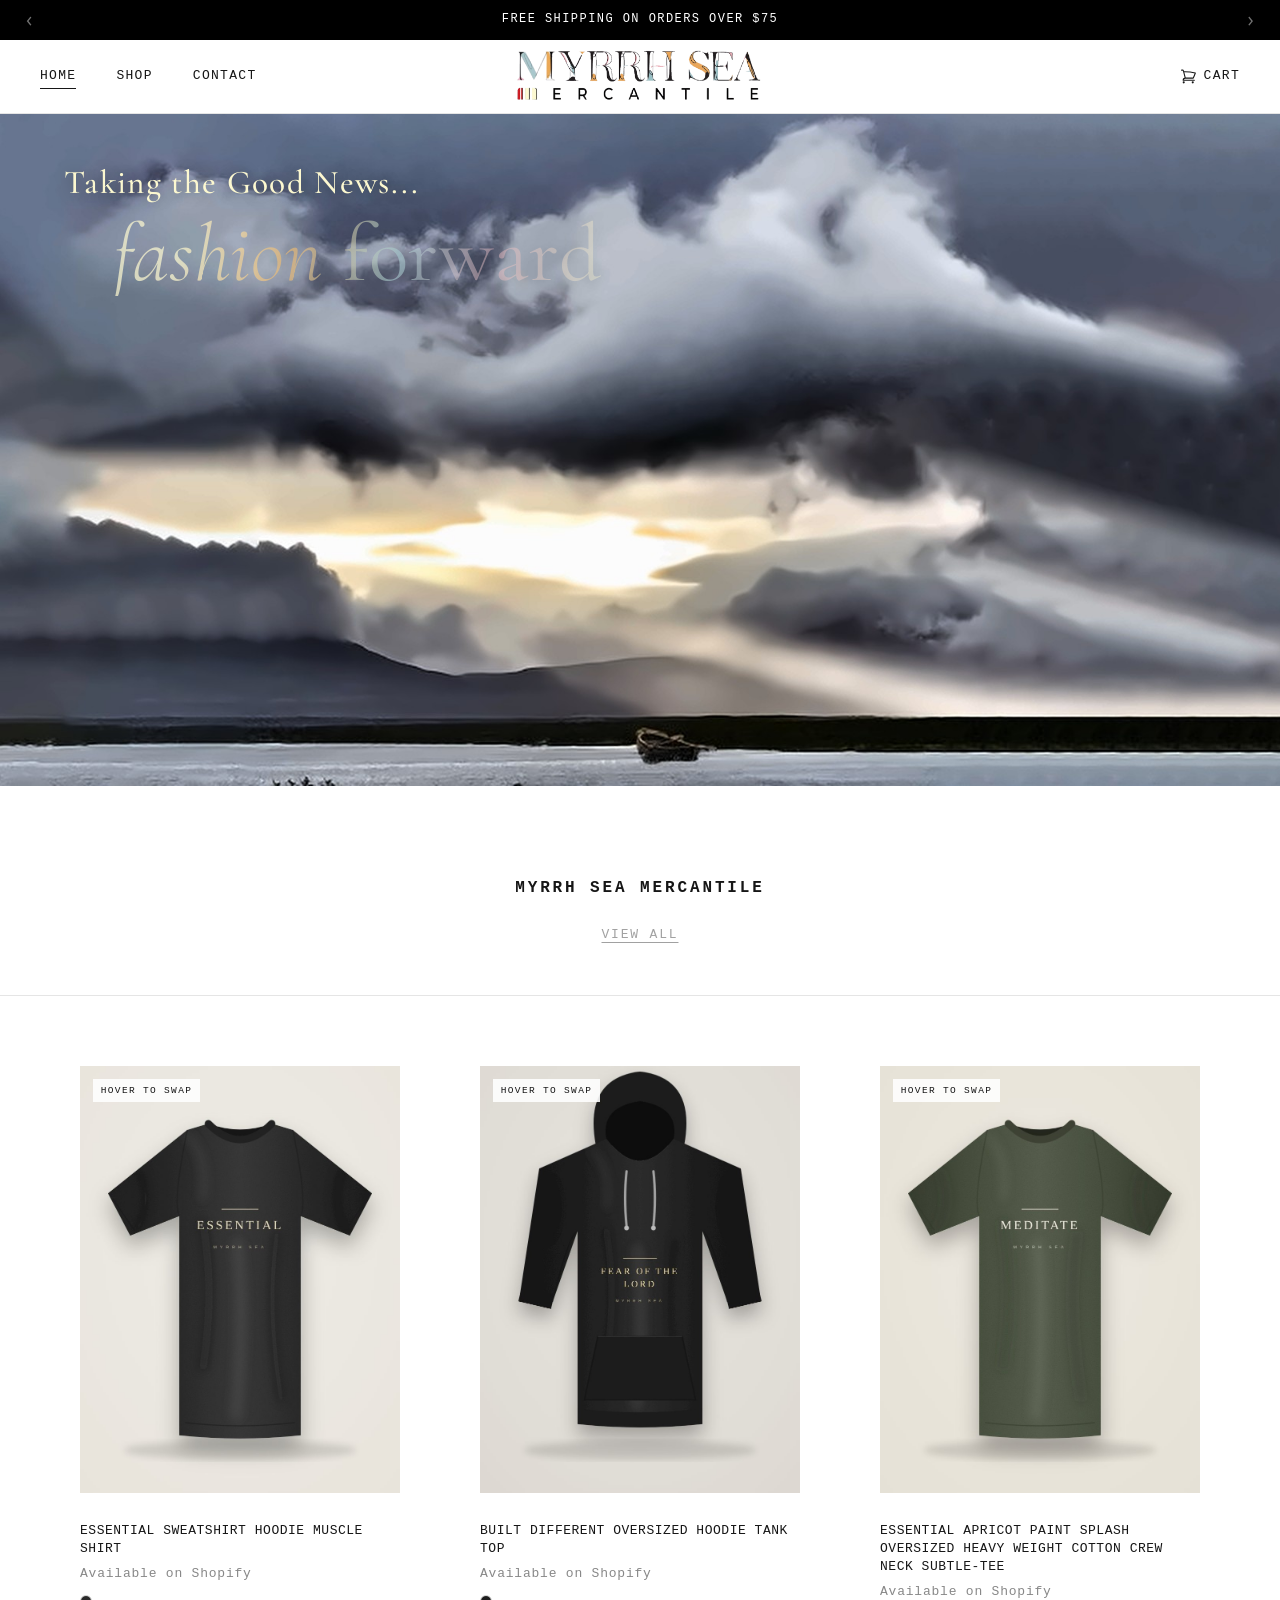
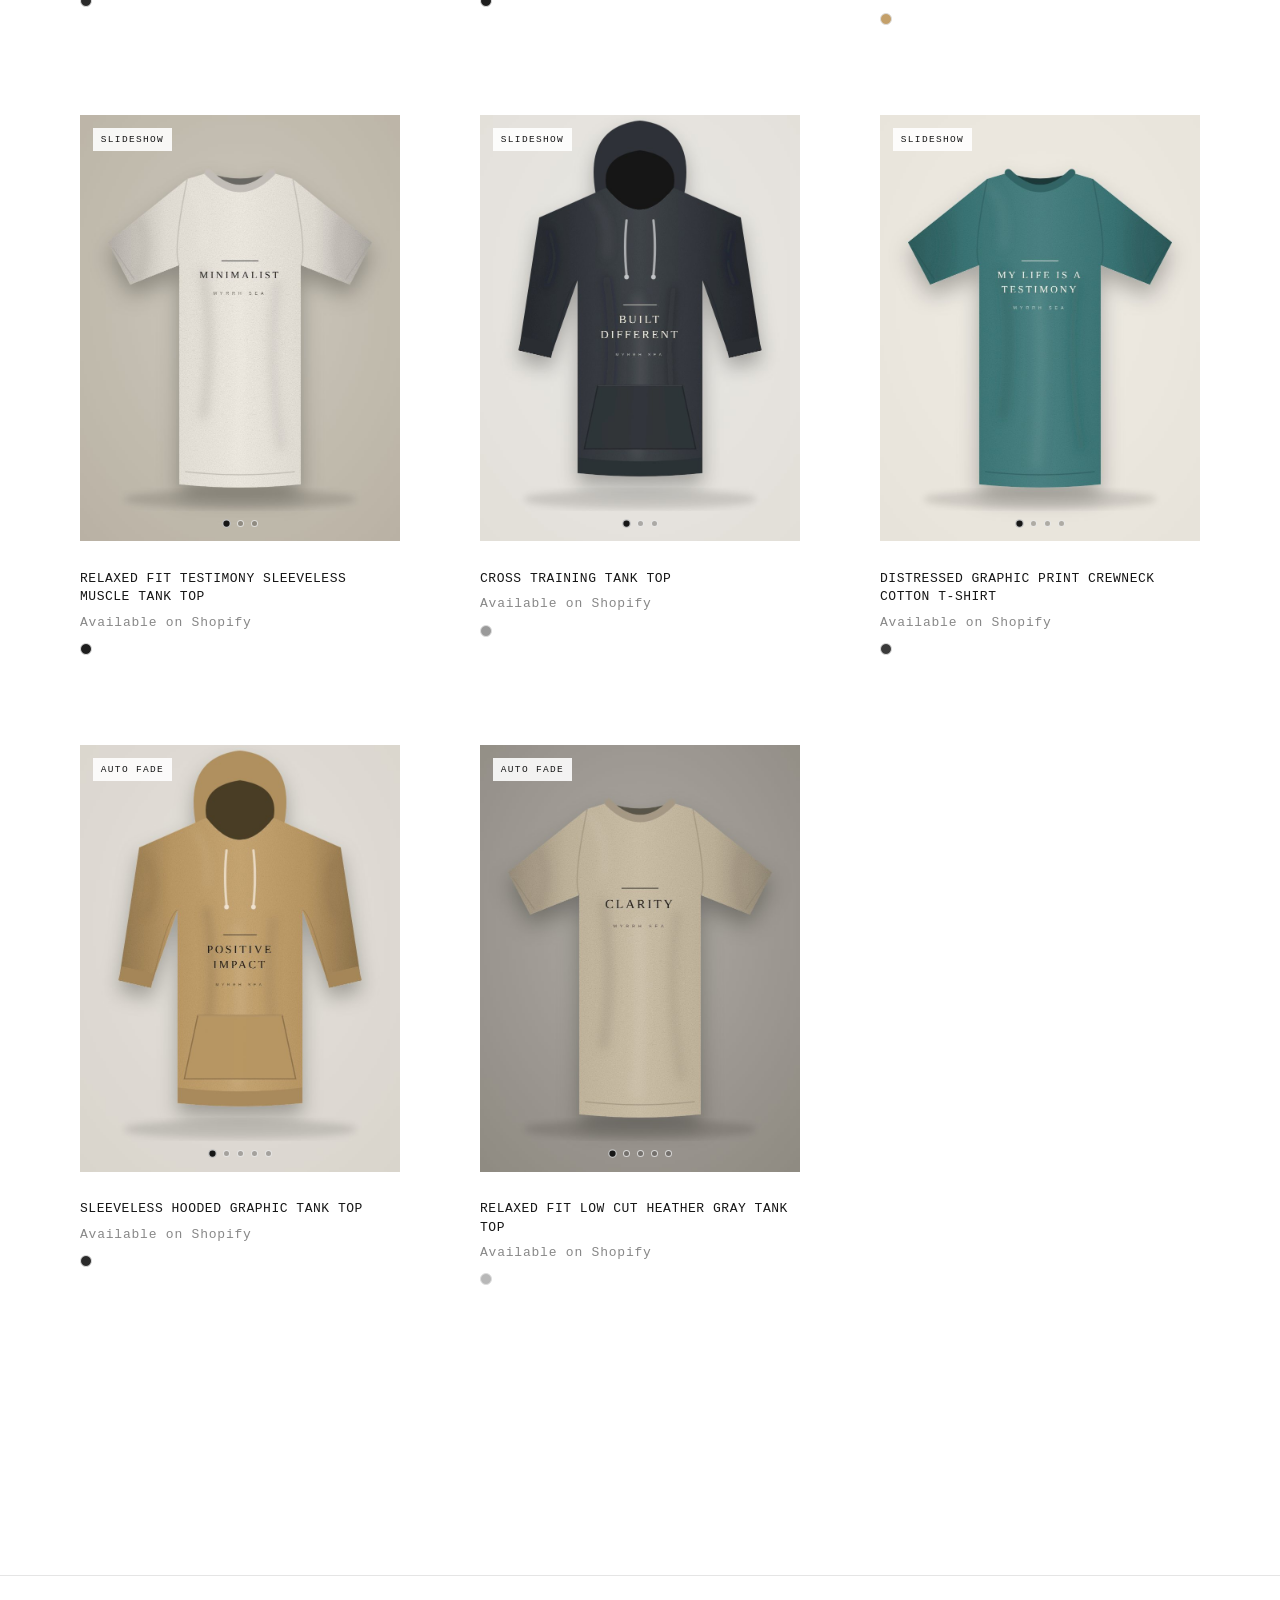
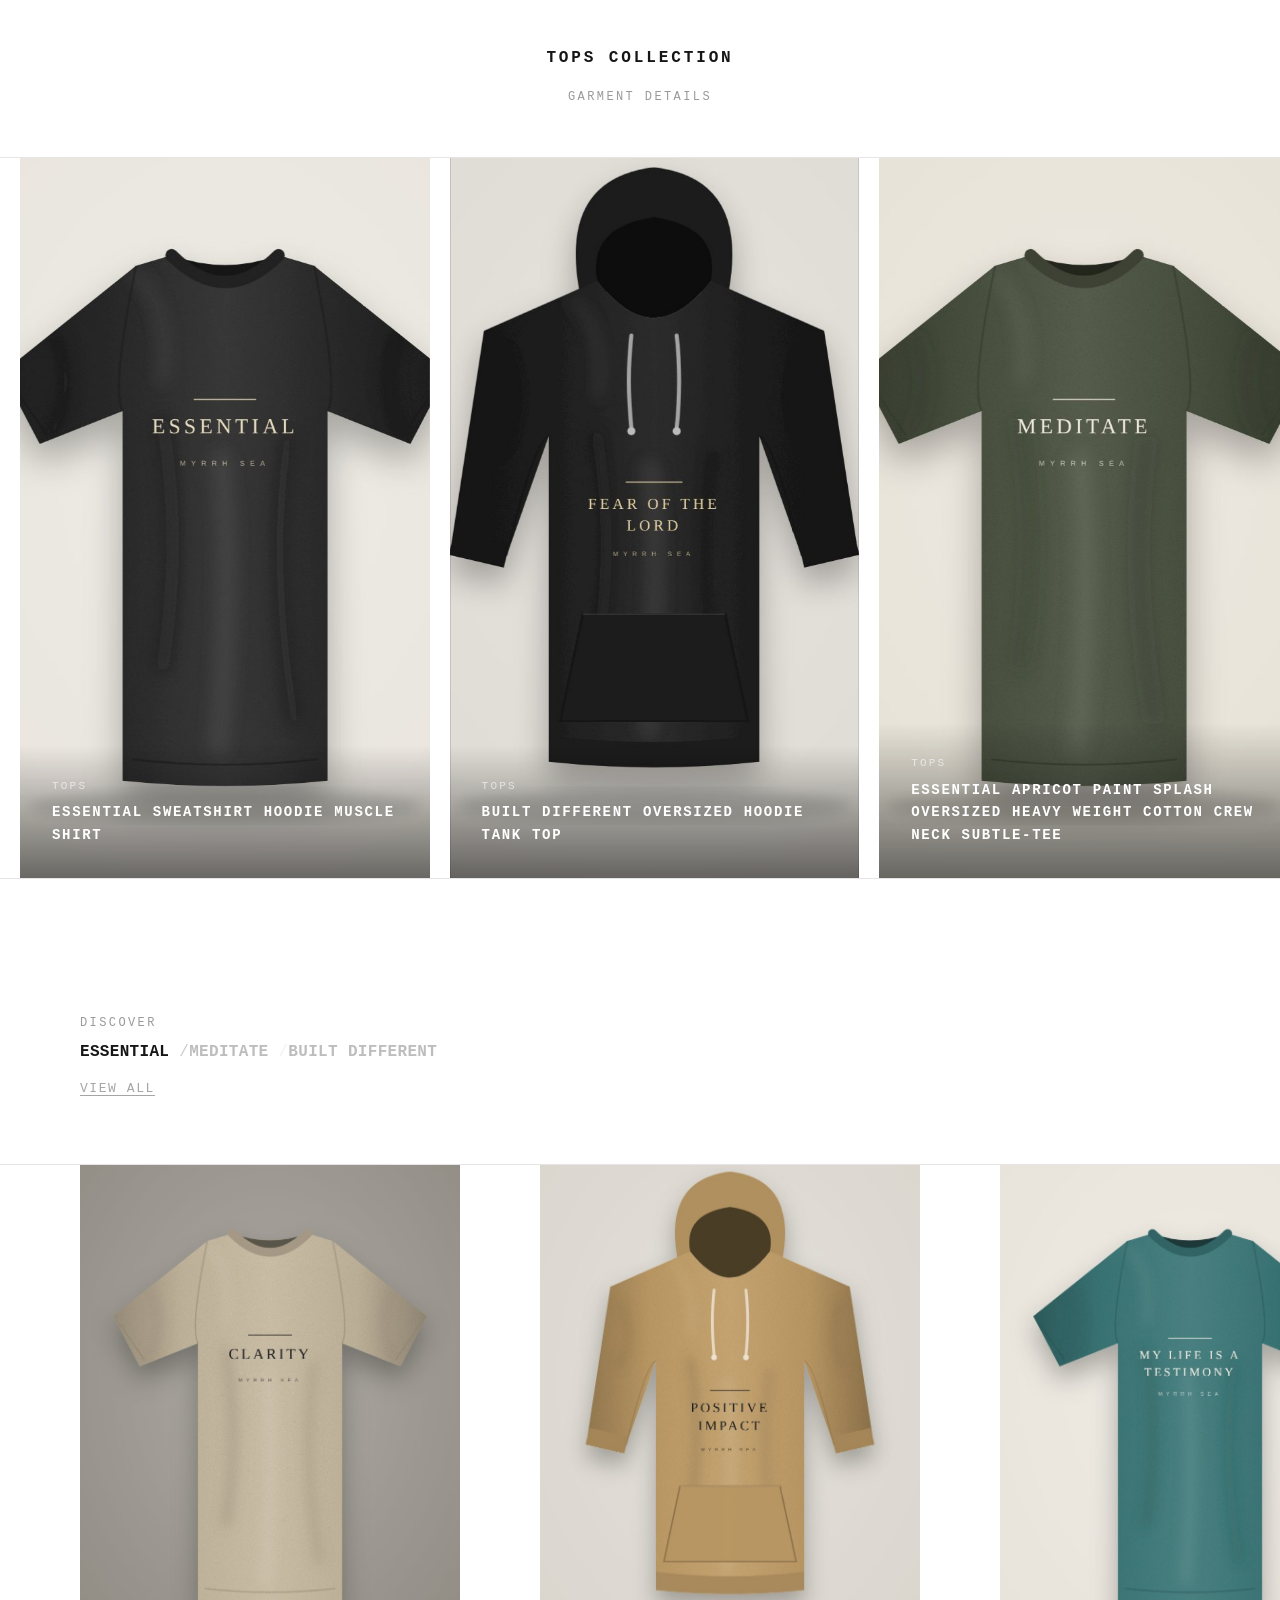
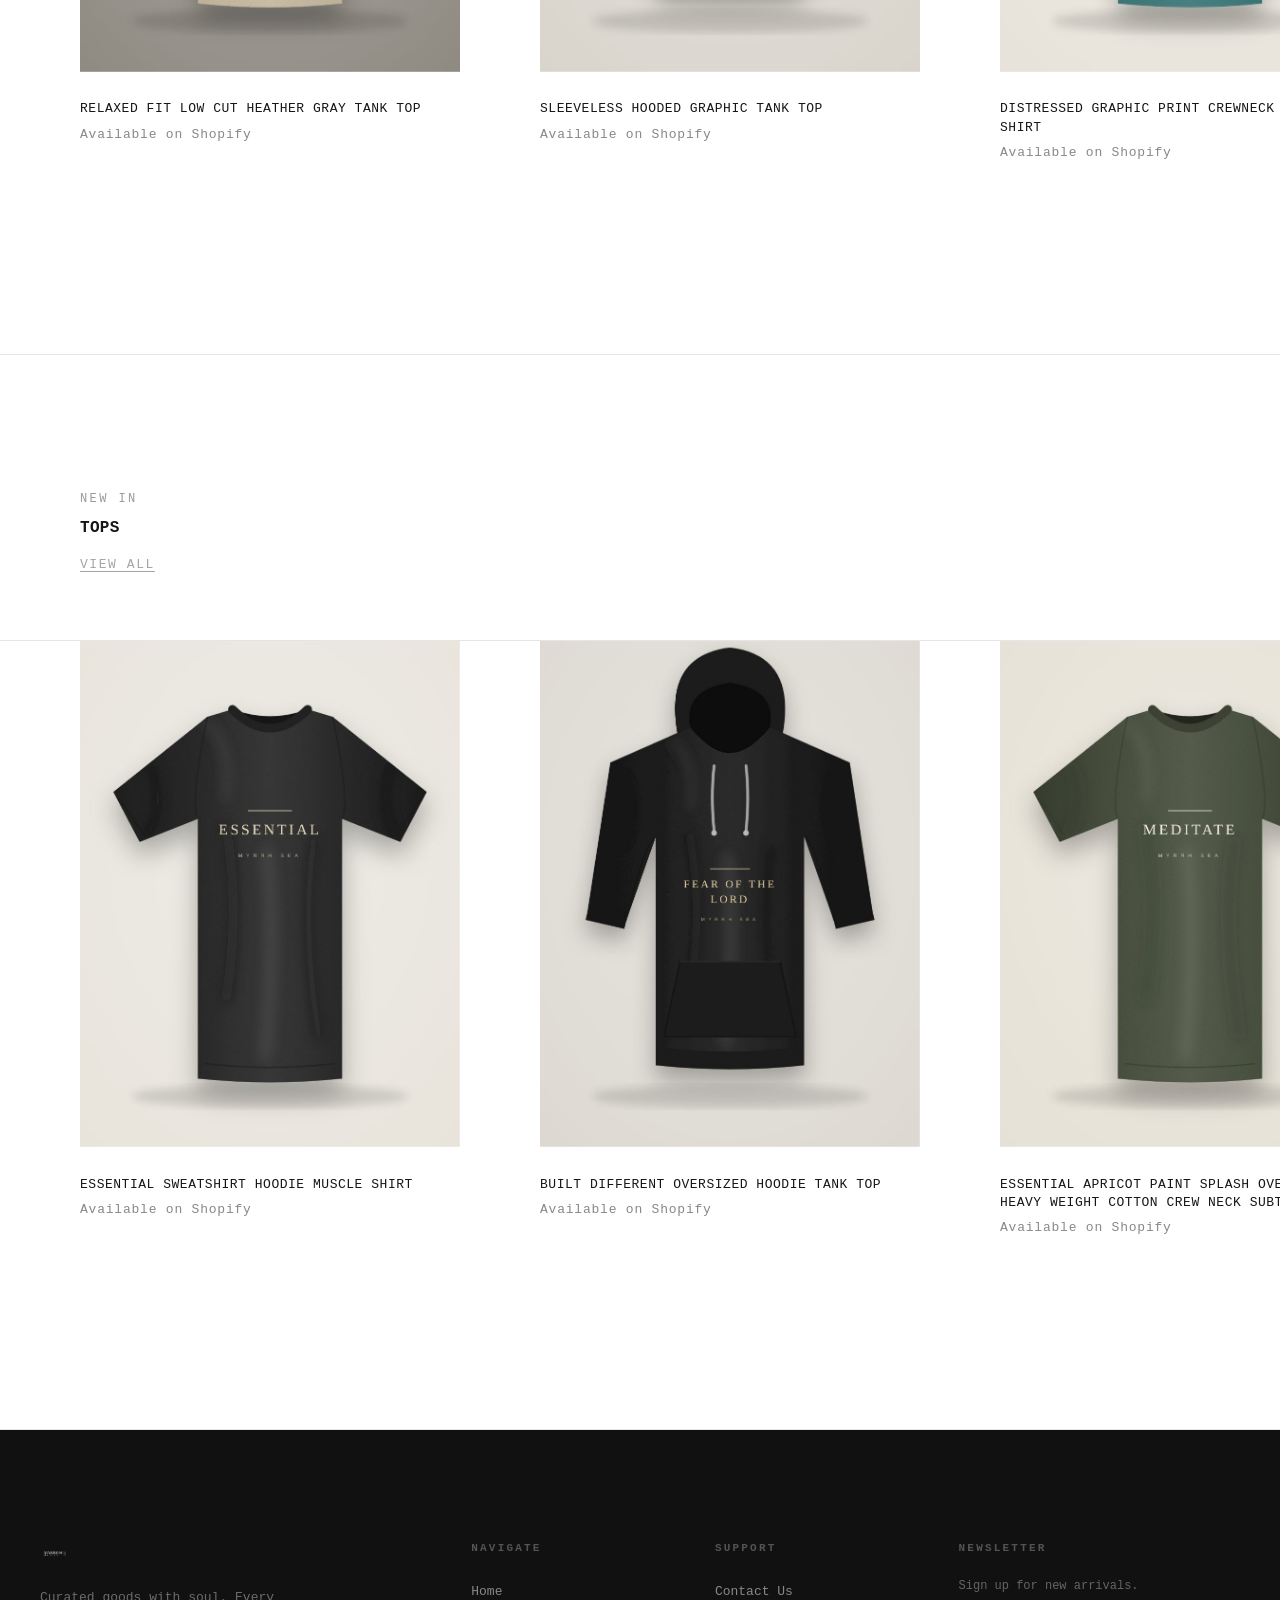
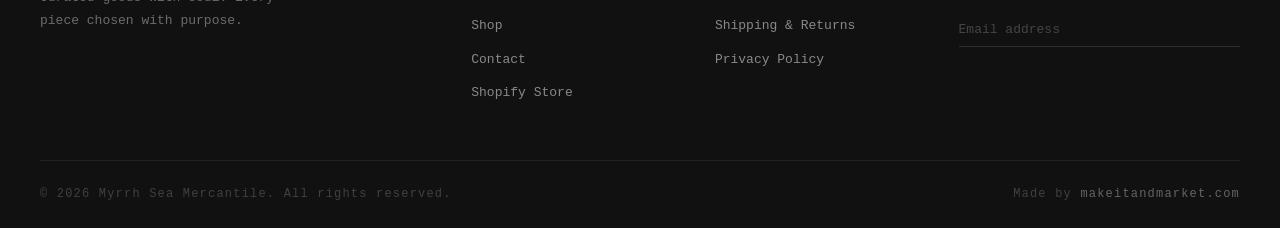
<file: index.html>
<!DOCTYPE html>
<html lang="en">
<head>
<meta charset="UTF-8">
<meta name="viewport" content="width=device-width, initial-scale=1.0">
<title>Myrrh Sea Mercantile — Goods with Soul</title>
<meta name="description" content="Myrrh Sea Mercantile — curated tops collection. When the world gets darker, be the light.">
<link rel="preconnect" href="https://cdn.shopify.com" crossorigin>
<link rel="stylesheet" href="css/main.css">
</head>
<body class="home">
  <!-- HERO -->
<section class="hero">
  <img src="images/hero-hd.jpg" alt="Myrrh Sea Mercantile — Tops Collection">
  <div class="hero-tag">
    <span class="hero-tag-l1">Taking the Good News...</span>
    <span class="hero-tag-l2"><em>fashion</em> forward</span>
  </div>
</section>

<!-- ANNOUNCEMENT BAR -->
<div class="ann" id="ann">
  <button class="ann-btn" id="annP">&#8249;</button>
  <div class="ann-body">
    <span class="ann-msg on">Free shipping on orders over $75</span>
    <span class="ann-msg">Myrrh Sea Mercantile &mdash; New Collection</span>
    <span class="ann-msg">Tops now available &mdash; <a href="shop.html" style="color:#fff;text-decoration:underline">Shop Now</a></span>
    <span class="ann-msg">When the world gets darker... be the light</span>
  </div>
  <button class="ann-btn" id="annN">&#8250;</button>
</div>

<!-- HEADER -->
<header id="hdr">
  <div class="hdr-g">
    <nav class="hn-l">
      <a href="index.html" class="active">Home</a>
      <a href="shop.html">Shop</a>
      <a href="contact.html">Contact</a>
    </nav>
    <div class="hn-c">
      <a href="index.html">
        <img src="images/newlogo.png" alt="Myrrh Sea Mercantile" onerror="this.src='images/logo.jpg'">
      </a>
    </div>
    <div class="hn-r">
      <a href="https://myrrh-sea-mercantile.myshopify.com" target="_blank" rel="noopener">
        <svg viewBox="0 0 24 24" fill="none" width="17" height="17" stroke-width="1.5">
          <path stroke-linecap="round" stroke-linejoin="round" d="M2.25 3h1.386c.51 0 .955.343 1.087.835l.383 1.437M7.5 14.25a3 3 0 00-3 3h15.75m-12.75-3h11.218c1.121-2.3 2.1-4.684 2.924-7.138a60.114 60.114 0 00-16.536-1.84M7.5 14.25L5.106 5.272M6 20.25a.75.75 0 11-1.5 0 .75.75 0 011.5 0zm12.75 0a.75.75 0 11-1.5 0 .75.75 0 011.5 0z"/>
        </svg>
        Cart
      </a>
      <button class="h-ham" id="ham" aria-label="Menu"><span></span><span></span><span></span></button>
    </div>
  </div>
</header>

<!-- MOBILE NAV -->
<nav class="mob" id="mob">
  <button class="mob-x" id="mobX">&#10005;</button>
  <a href="index.html">Home</a>
  <a href="shop.html">Shop</a>
  <a href="contact.html">Contact</a>
</nav>
<!-- SECTION HEAD -->
<div class="s-head rv">
  <div class="s-title">Myrrh Sea Mercantile</div>
  <a href="shop.html" class="s-va">View All</a>
</div>

<!-- PRODUCT GRID — 3 per row -->
<div class="prod-grid">

  <div class="pc rv">
    <div class="pc-img" data-mode="hover">
      <div class="pc-stack"><img src="https://cdn.shopify.com/s/files/1/0658/0387/8503/files/642fc816-952c-496c-b5c1-1d128dd2ef7c-Photoroom_e19d9f18-4245-46d1-b1f2-e026bea755eb.jpg?v=1789773638&amp;width=900" alt="ESSENTIAL Sweatshirt Hoodie Muscle Shirt — photo 1" onerror="this.onerror=null;this.src='images/products/essential-1.jpg'"><img src="https://cdn.shopify.com/s/files/1/0658/0387/8503/files/2a999bb8-4faf-41e4-85af-c050ba78fe12-Photoroom_d7d35caa-2582-4b59-99a9-1eaa3f026eeb.jpg?v=1789773638&amp;width=900" alt="ESSENTIAL Sweatshirt Hoodie Muscle Shirt — photo 2" loading="lazy" onerror="this.onerror=null;this.src='images/products/essential-2.jpg'"></div>
      <span class="demo-tag">Hover to swap</span>
      <button class="pc-plus" aria-label="Quick add">+</button>
      <div class="pc-sizes">
        <button class="pc-sz">XS</button><button class="pc-sz">S</button><button class="pc-sz">M</button><button class="pc-sz">L</button><button class="pc-sz">XL</button><button class="pc-sz">XXL</button>
      </div>
    </div>
    <div class="pc-info">
      <div class="pc-name">ESSENTIAL Sweatshirt Hoodie Muscle Shirt</div>
      <div class="pc-price">Available on Shopify</div>
      <div class="pc-swatches"><div class="sw" style="background:#2A2A2A"></div></div>
    </div>
  </div>

  <div class="pc rv">
    <div class="pc-img" data-mode="hover">
      <div class="pc-stack"><img src="https://cdn.shopify.com/s/files/1/0658/0387/8503/files/image_5cf97793-1789-42d9-bde6-272741534c13.jpg?v=1788270077&amp;width=900" alt="Built Different Oversized Hoodie Tank Top — photo 1" onerror="this.onerror=null;this.src='images/products/fear-of-the-lord-1.jpg'"><img src="https://cdn.shopify.com/s/files/1/0658/0387/8503/files/image_f2487326-4b11-4560-9138-2b4b8303b15c.jpg?v=1788270078&amp;width=900" alt="Built Different Oversized Hoodie Tank Top — photo 2" loading="lazy" onerror="this.onerror=null;this.src='images/products/fear-of-the-lord-2.jpg'"></div>
      <span class="demo-tag">Hover to swap</span>
      <button class="pc-plus" aria-label="Quick add">+</button>
      <div class="pc-sizes">
        <button class="pc-sz">XS</button><button class="pc-sz">S</button><button class="pc-sz">M</button><button class="pc-sz">L</button><button class="pc-sz">XL</button><button class="pc-sz">XXL</button>
      </div>
    </div>
    <div class="pc-info">
      <div class="pc-name">Built Different Oversized Hoodie Tank Top</div>
      <div class="pc-price">Available on Shopify</div>
      <div class="pc-swatches"><div class="sw" style="background:#1E1E1E"></div></div>
    </div>
  </div>

  <div class="pc rv">
    <div class="pc-img" data-mode="hover">
      <div class="pc-stack"><img src="https://cdn.shopify.com/s/files/1/0658/0387/8503/files/65e40f9f-8c1a-4ecc-acb6-d15c5bdd1fa4-Photoroom.jpg?v=1789766171&amp;width=900" alt="ESSENTIAL apricot paint splash oversized heavy weight cotton crew neck Subtle-Tee — photo 1" onerror="this.onerror=null;this.src='images/products/meditate-1.jpg'"><img src="https://cdn.shopify.com/s/files/1/0658/0387/8503/files/42d5f0e2-edc4-4dff-ae34-93dea2426fa3-Photoroom.jpg?v=1788545834&amp;width=900" alt="ESSENTIAL apricot paint splash oversized heavy weight cotton crew neck Subtle-Tee — photo 2" loading="lazy" onerror="this.onerror=null;this.src='images/products/meditate-2.jpg'"></div>
      <span class="demo-tag">Hover to swap</span>
      <button class="pc-plus" aria-label="Quick add">+</button>
      <div class="pc-sizes">
        <button class="pc-sz">XS</button><button class="pc-sz">S</button><button class="pc-sz">M</button><button class="pc-sz">L</button><button class="pc-sz">XL</button><button class="pc-sz">XXL</button>
      </div>
    </div>
    <div class="pc-info">
      <div class="pc-name">ESSENTIAL apricot paint splash oversized heavy weight cotton crew neck Subtle-Tee</div>
      <div class="pc-price">Available on Shopify</div>
      <div class="pc-swatches"><div class="sw" style="background:#C4A06A"></div></div>
    </div>
  </div>

  <div class="pc rv">
    <div class="pc-img" data-mode="slider">
      <div class="pc-track"><img src="https://cdn.shopify.com/s/files/1/0658/0387/8503/files/a7cbf6c5-2f04-4da0-8842-c7e374acf89a-Photoroom.jpg?v=1787864797&amp;width=900" alt="Relaxed fit Testimony Sleeveless Muscle Tank Top — photo 1" onerror="this.onerror=null;this.src='images/products/minimalist-1.jpg'"><img src="https://cdn.shopify.com/s/files/1/0658/0387/8503/files/f80dac6d-d9be-4d75-a006-3f5d4a824a1f-Photoroom.jpg?v=1787864797&amp;width=900" alt="Relaxed fit Testimony Sleeveless Muscle Tank Top — photo 2" loading="lazy" onerror="this.onerror=null;this.src='images/products/minimalist-2.jpg'"><img src="https://cdn.shopify.com/s/files/1/0658/0387/8503/files/e872ac78-d428-4d7a-a8d8-c1f75592c1b1-Photoroom.jpg?v=1787864797&amp;width=900" alt="Relaxed fit Testimony Sleeveless Muscle Tank Top — photo 3" loading="lazy" onerror="this.onerror=null;this.src='images/products/minimalist-3.jpg'"></div>
      <button class="pc-arrow prev" aria-label="Previous image">&#8249;</button><button class="pc-arrow next" aria-label="Next image">&#8250;</button>
      <div class="pc-dots"><button class=on aria-label="Image 1"></button><button aria-label="Image 2"></button><button aria-label="Image 3"></button></div>
      <span class="demo-tag">Slideshow</span>
      <button class="pc-plus" aria-label="Quick add">+</button>
      <div class="pc-sizes">
        <button class="pc-sz">XS</button><button class="pc-sz">S</button><button class="pc-sz">M</button><button class="pc-sz">L</button><button class="pc-sz">XL</button><button class="pc-sz">XXL</button>
      </div>
    </div>
    <div class="pc-info">
      <div class="pc-name">Relaxed fit Testimony Sleeveless Muscle Tank Top</div>
      <div class="pc-price">Available on Shopify</div>
      <div class="pc-swatches"><div class="sw" style="background:#1E1E1E"></div></div>
    </div>
  </div>

  <div class="pc rv">
    <div class="pc-img" data-mode="slider">
      <div class="pc-track"><img src="https://cdn.shopify.com/s/files/1/0658/0387/8503/files/de2ba031-e1a2-4567-8b99-eb74a80eef1b-Photoroom.jpg?v=1790030381&amp;width=900" alt="Cross Training Tank Top — photo 1" onerror="this.onerror=null;this.src='images/products/built-different-1.jpg'"><img src="https://cdn.shopify.com/s/files/1/0658/0387/8503/files/0e065296-dce7-42c8-baf9-0d6ea52e9894-Photoroom.jpg?v=1790030381&amp;width=900" alt="Cross Training Tank Top — photo 2" loading="lazy" onerror="this.onerror=null;this.src='images/products/built-different-2.jpg'"><img src="https://cdn.shopify.com/s/files/1/0658/0387/8503/files/b5d11d21-53b1-4624-ba60-09c17d5482d9-Photoroom.jpg?v=1790030381&amp;width=900" alt="Cross Training Tank Top — photo 3" loading="lazy" onerror="this.onerror=null;this.src='images/products/built-different-3.jpg'"></div>
      <button class="pc-arrow prev" aria-label="Previous image">&#8249;</button><button class="pc-arrow next" aria-label="Next image">&#8250;</button>
      <div class="pc-dots"><button class=on aria-label="Image 1"></button><button aria-label="Image 2"></button><button aria-label="Image 3"></button></div>
      <span class="demo-tag">Slideshow</span>
      <button class="pc-plus" aria-label="Quick add">+</button>
      <div class="pc-sizes">
        <button class="pc-sz">XS</button><button class="pc-sz">S</button><button class="pc-sz">M</button><button class="pc-sz">L</button><button class="pc-sz">XL</button><button class="pc-sz">XXL</button>
      </div>
    </div>
    <div class="pc-info">
      <div class="pc-name">Cross Training Tank Top</div>
      <div class="pc-price">Available on Shopify</div>
      <div class="pc-swatches"><div class="sw" style="background:#9A9A9A"></div></div>
    </div>
  </div>

  <div class="pc rv">
    <div class="pc-img" data-mode="slider">
      <div class="pc-track"><img src="https://cdn.shopify.com/s/files/1/0658/0387/8503/files/bfa1663d-6c26-4832-9571-7dd534289431-Photoroom.jpg?v=1787790655&amp;width=900" alt="Distressed Graphic Print Crewneck Cotton T-Shirt — photo 1" onerror="this.onerror=null;this.src='images/products/testimony-1.jpg'"><img src="https://cdn.shopify.com/s/files/1/0658/0387/8503/files/860c8aca-4965-4051-9451-e6b8e84637df-Photoroom.jpg?v=1787790655&amp;width=900" alt="Distressed Graphic Print Crewneck Cotton T-Shirt — photo 2" loading="lazy" onerror="this.onerror=null;this.src='images/products/testimony-2.jpg'"><img src="https://cdn.shopify.com/s/files/1/0658/0387/8503/files/e288ba87-20d8-4336-910e-9e06be67f93d-Photoroom.jpg?v=1787790655&amp;width=900" alt="Distressed Graphic Print Crewneck Cotton T-Shirt — photo 3" loading="lazy" onerror="this.onerror=null;this.src='images/products/testimony-3.jpg'"><img src="https://cdn.shopify.com/s/files/1/0658/0387/8503/files/9d32f434-2480-4a0c-99d5-8945e0712612-Photoroom.jpg?v=1787790655&amp;width=900" alt="Distressed Graphic Print Crewneck Cotton T-Shirt — photo 4" loading="lazy" onerror="this.onerror=null;this.src='images/products/testimony-4.jpg'"></div>
      <button class="pc-arrow prev" aria-label="Previous image">&#8249;</button><button class="pc-arrow next" aria-label="Next image">&#8250;</button>
      <div class="pc-dots"><button class=on aria-label="Image 1"></button><button aria-label="Image 2"></button><button aria-label="Image 3"></button><button aria-label="Image 4"></button></div>
      <span class="demo-tag">Slideshow</span>
      <button class="pc-plus" aria-label="Quick add">+</button>
      <div class="pc-sizes">
        <button class="pc-sz">XS</button><button class="pc-sz">S</button><button class="pc-sz">M</button><button class="pc-sz">L</button><button class="pc-sz">XL</button><button class="pc-sz">XXL</button>
      </div>
    </div>
    <div class="pc-info">
      <div class="pc-name">Distressed Graphic Print Crewneck Cotton T-Shirt</div>
      <div class="pc-price">Available on Shopify</div>
      <div class="pc-swatches"><div class="sw" style="background:#3A3A3A"></div></div>
    </div>
  </div>

  <div class="pc rv">
    <div class="pc-img" data-mode="fade">
      <div class="pc-stack"><img src="https://cdn.shopify.com/s/files/1/0658/0387/8503/files/myrrh-sea-mercantile-distressed-hooded-tank.jpg?v=1787781676&amp;width=900" alt="Sleeveless Hooded Graphic Tank Top — photo 1" onerror="this.onerror=null;this.src='images/products/positive-impact-1.jpg'"><img src="https://cdn.shopify.com/s/files/1/0658/0387/8503/files/myrrh-sea-mercantile-charcoal-hooded-tank.jpg?v=1787781676&amp;width=900" alt="Sleeveless Hooded Graphic Tank Top — photo 2" loading="lazy" onerror="this.onerror=null;this.src='images/products/positive-impact-2.jpg'"><img src="https://cdn.shopify.com/s/files/1/0658/0387/8503/files/myrrh-sea-mercantile-charcoal-hooded-tank_9a850902-1105-49cd-8f3d-ef9b1616f7c9.jpg?v=1787781676&amp;width=900" alt="Sleeveless Hooded Graphic Tank Top — photo 3" loading="lazy" onerror="this.onerror=null;this.src='images/products/positive-impact-3.jpg'"><img src="https://cdn.shopify.com/s/files/1/0658/0387/8503/files/myrrh-sea-mercantile-charcoal-hooded-tank_dd4e8362-1bc1-4447-9fed-6f4815911d81.jpg?v=1787781676&amp;width=900" alt="Sleeveless Hooded Graphic Tank Top — photo 4" loading="lazy" onerror="this.onerror=null;this.src='images/products/positive-impact-4.jpg'"><img src="https://cdn.shopify.com/s/files/1/0658/0387/8503/files/myrrh-sea-mercantile-charcoal-hooded-tank_909db591-d0ea-43c7-8355-109aa4714610.jpg?v=1787781676&amp;width=900" alt="Sleeveless Hooded Graphic Tank Top — photo 5" loading="lazy" onerror="this.onerror=null;this.src='images/products/positive-impact-4.jpg'"></div>
      <div class="pc-dots"><button class=on aria-label="Image 1"></button><button aria-label="Image 2"></button><button aria-label="Image 3"></button><button aria-label="Image 4"></button><button aria-label="Image 5"></button></div>
      <span class="demo-tag">Auto fade</span>
      <button class="pc-plus" aria-label="Quick add">+</button>
      <div class="pc-sizes">
        <button class="pc-sz">XS</button><button class="pc-sz">S</button><button class="pc-sz">M</button><button class="pc-sz">L</button><button class="pc-sz">XL</button><button class="pc-sz">XXL</button>
      </div>
    </div>
    <div class="pc-info">
      <div class="pc-name">Sleeveless Hooded Graphic Tank Top</div>
      <div class="pc-price">Available on Shopify</div>
      <div class="pc-swatches"><div class="sw" style="background:#2A2A2A"></div></div>
    </div>
  </div>

  <div class="pc rv">
    <div class="pc-img" data-mode="fade">
      <div class="pc-stack"><img src="https://cdn.shopify.com/s/files/1/0658/0387/8503/files/myrrh-sea-mercantile-grey-sleeveless-graphic-tank.jpg?v=1787858951&amp;width=900" alt="Relaxed fit low cut heather gray tank top — photo 1" onerror="this.onerror=null;this.src='images/products/clarity-1.jpg'"><img src="https://cdn.shopify.com/s/files/1/0658/0387/8503/files/myrrh-sea-mercantile-heather-grey-muscle-tank_7d494c77-fbd0-47b6-8ccc-2f6050d820d7.jpg?v=1787858952&amp;width=900" alt="Relaxed fit low cut heather gray tank top — photo 2" loading="lazy" onerror="this.onerror=null;this.src='images/products/clarity-2.jpg'"><img src="https://cdn.shopify.com/s/files/1/0658/0387/8503/files/myrrh-sea-mercantile-grey-muscle-tank.jpg?v=1787858951&amp;width=900" alt="Relaxed fit low cut heather gray tank top — photo 3" loading="lazy" onerror="this.onerror=null;this.src='images/products/clarity-3.jpg'"><img src="https://cdn.shopify.com/s/files/1/0658/0387/8503/files/myrrh-sea-mercantile-grey-sleeveless-tank-back-view.jpg?v=1787858952&amp;width=900" alt="Relaxed fit low cut heather gray tank top — photo 4" loading="lazy" onerror="this.onerror=null;this.src='images/products/clarity-4.jpg'"><img src="https://cdn.shopify.com/s/files/1/0658/0387/8503/files/beacf837-ed72-4943-882c-416a2f91b354-Photoroom.jpg?v=1787860813&amp;width=900" alt="Relaxed fit low cut heather gray tank top — photo 5" loading="lazy" onerror="this.onerror=null;this.src='images/products/clarity-4.jpg'"></div>
      <div class="pc-dots"><button class=on aria-label="Image 1"></button><button aria-label="Image 2"></button><button aria-label="Image 3"></button><button aria-label="Image 4"></button><button aria-label="Image 5"></button></div>
      <span class="demo-tag">Auto fade</span>
      <button class="pc-plus" aria-label="Quick add">+</button>
      <div class="pc-sizes">
        <button class="pc-sz">XS</button><button class="pc-sz">S</button><button class="pc-sz">M</button><button class="pc-sz">L</button><button class="pc-sz">XL</button><button class="pc-sz">XXL</button>
      </div>
    </div>
    <div class="pc-info">
      <div class="pc-name">Relaxed fit low cut heather gray tank top</div>
      <div class="pc-price">Available on Shopify</div>
      <div class="pc-swatches"><div class="sw" style="background:#B8B8B8"></div></div>
    </div>
  </div>

</div><!-- /prod-grid -->

<!-- EDITORIAL AUTO-SCROLL STRIP -->
<div class="strip-wrap rv">
  <div class="strip-head">
    <h2>Tops Collection</h2>
    <p>Garment Details</p>
  </div>
  <div class="strip-runner" id="strip">
    <div class="strip-panel" style="background:#E8E4DC"><img src="https://cdn.shopify.com/s/files/1/0658/0387/8503/files/642fc816-952c-496c-b5c1-1d128dd2ef7c-Photoroom_e19d9f18-4245-46d1-b1f2-e026bea755eb.jpg?v=1789773638&amp;width=1000" onerror="this.onerror=null;this.src='images/products/essential-1.jpg'" alt="ESSENTIAL Sweatshirt Hoodie Muscle Shirt"><div class="strip-overlay"><div class="strip-eye">Tops</div><div class="strip-name">ESSENTIAL Sweatshirt Hoodie Muscle Shirt</div></div></div>
    <div class="strip-panel" style="background:#2A2A2A"><img src="https://cdn.shopify.com/s/files/1/0658/0387/8503/files/image_5cf97793-1789-42d9-bde6-272741534c13.jpg?v=1788270077&amp;width=1000" onerror="this.onerror=null;this.src='images/products/fear-of-the-lord-1.jpg'" alt="Built Different Oversized Hoodie Tank Top"><div class="strip-overlay"><div class="strip-eye">Tops</div><div class="strip-name">Built Different Oversized Hoodie Tank Top</div></div></div>
    <div class="strip-panel" style="background:#3D5A4C"><img src="https://cdn.shopify.com/s/files/1/0658/0387/8503/files/65e40f9f-8c1a-4ecc-acb6-d15c5bdd1fa4-Photoroom.jpg?v=1789766171&amp;width=1000" onerror="this.onerror=null;this.src='images/products/meditate-1.jpg'" alt="ESSENTIAL apricot paint splash oversized heavy weight cotton crew neck Subtle-Tee"><div class="strip-overlay"><div class="strip-eye">Tops</div><div class="strip-name">ESSENTIAL apricot paint splash oversized heavy weight cotton crew neck Subtle-Tee</div></div></div>
    <div class="strip-panel" style="background:#C4B49A"><img src="https://cdn.shopify.com/s/files/1/0658/0387/8503/files/a7cbf6c5-2f04-4da0-8842-c7e374acf89a-Photoroom.jpg?v=1787864797&amp;width=1000" onerror="this.onerror=null;this.src='images/products/minimalist-1.jpg'" alt="Relaxed fit Testimony Sleeveless Muscle Tank Top"><div class="strip-overlay"><div class="strip-eye">Tops</div><div class="strip-name">Relaxed fit Testimony Sleeveless Muscle Tank Top</div></div></div>
    <div class="strip-panel" style="background:#1E2830"><img src="https://cdn.shopify.com/s/files/1/0658/0387/8503/files/de2ba031-e1a2-4567-8b99-eb74a80eef1b-Photoroom.jpg?v=1790030381&amp;width=1000" onerror="this.onerror=null;this.src='images/products/built-different-1.jpg'" alt="Cross Training Tank Top"><div class="strip-overlay"><div class="strip-eye">Tops</div><div class="strip-name">Cross Training Tank Top</div></div></div>
    <div class="strip-panel" style="background:#E0D8CC"><img src="https://cdn.shopify.com/s/files/1/0658/0387/8503/files/bfa1663d-6c26-4832-9571-7dd534289431-Photoroom.jpg?v=1787790655&amp;width=1000" onerror="this.onerror=null;this.src='images/products/testimony-1.jpg'" alt="Distressed Graphic Print Crewneck Cotton T-Shirt"><div class="strip-overlay"><div class="strip-eye">Tops</div><div class="strip-name">Distressed Graphic Print Crewneck Cotton T-Shirt</div></div></div>
    <div class="strip-panel" style="background:#4A3020"><img src="https://cdn.shopify.com/s/files/1/0658/0387/8503/files/myrrh-sea-mercantile-distressed-hooded-tank.jpg?v=1787781676&amp;width=1000" onerror="this.onerror=null;this.src='images/products/positive-impact-1.jpg'" alt="Sleeveless Hooded Graphic Tank Top"><div class="strip-overlay"><div class="strip-eye">Tops</div><div class="strip-name">Sleeveless Hooded Graphic Tank Top</div></div></div>
    <div class="strip-panel" style="background:#D4CFC8"><img src="https://cdn.shopify.com/s/files/1/0658/0387/8503/files/myrrh-sea-mercantile-grey-sleeveless-graphic-tank.jpg?v=1787858951&amp;width=1000" onerror="this.onerror=null;this.src='images/products/clarity-1.jpg'" alt="Relaxed fit low cut heather gray tank top"><div class="strip-overlay"><div class="strip-eye">Tops</div><div class="strip-name">Relaxed fit low cut heather gray tank top</div></div></div>
  </div>
</div>

<!-- DISCOVER + CAROUSEL -->
<div class="disc rv">
  <span class="disc-lbl">Discover</span>
  <div class="disc-tabs">
    <button class="d-tab on">Essential</button>
    <button class="d-tab">Meditate</button>
    <button class="d-tab">Built Different</button>
  </div>
  <a href="shop.html" class="disc-va">View All</a>
</div>

<div class="h-scroll" id="hs1">
  <div class="h-track">
    <div class="pc"><div class="pc-img"><img src="https://cdn.shopify.com/s/files/1/0658/0387/8503/files/myrrh-sea-mercantile-grey-sleeveless-graphic-tank.jpg?v=1787858951&amp;width=1000" onerror="this.onerror=null;this.src='images/products/clarity-1.jpg'" alt="Relaxed fit low cut heather gray tank top"><button class="pc-plus">+</button><div class="pc-sizes"><button class="pc-sz">XS</button><button class="pc-sz">S</button><button class="pc-sz">M</button><button class="pc-sz">L</button><button class="pc-sz">XL</button></div></div><div class="pc-info"><div class="pc-name">Relaxed fit low cut heather gray tank top</div><div class="pc-price">Available on Shopify</div></div></div>
    <div class="pc"><div class="pc-img"><img src="https://cdn.shopify.com/s/files/1/0658/0387/8503/files/myrrh-sea-mercantile-distressed-hooded-tank.jpg?v=1787781676&amp;width=1000" onerror="this.onerror=null;this.src='images/products/positive-impact-1.jpg'" alt="Sleeveless Hooded Graphic Tank Top"><button class="pc-plus">+</button><div class="pc-sizes"><button class="pc-sz">XS</button><button class="pc-sz">S</button><button class="pc-sz">M</button><button class="pc-sz">L</button><button class="pc-sz">XL</button></div></div><div class="pc-info"><div class="pc-name">Sleeveless Hooded Graphic Tank Top</div><div class="pc-price">Available on Shopify</div></div></div>
    <div class="pc"><div class="pc-img"><img src="https://cdn.shopify.com/s/files/1/0658/0387/8503/files/bfa1663d-6c26-4832-9571-7dd534289431-Photoroom.jpg?v=1787790655&amp;width=1000" onerror="this.onerror=null;this.src='images/products/testimony-1.jpg'" alt="Distressed Graphic Print Crewneck Cotton T-Shirt"><button class="pc-plus">+</button><div class="pc-sizes"><button class="pc-sz">XS</button><button class="pc-sz">S</button><button class="pc-sz">M</button><button class="pc-sz">L</button><button class="pc-sz">XL</button></div></div><div class="pc-info"><div class="pc-name">Distressed Graphic Print Crewneck Cotton T-Shirt</div><div class="pc-price">Available on Shopify</div></div></div>
    <div class="pc"><div class="pc-img"><img src="https://cdn.shopify.com/s/files/1/0658/0387/8503/files/de2ba031-e1a2-4567-8b99-eb74a80eef1b-Photoroom.jpg?v=1790030381&amp;width=1000" onerror="this.onerror=null;this.src='images/products/built-different-1.jpg'" alt="Cross Training Tank Top"><button class="pc-plus">+</button><div class="pc-sizes"><button class="pc-sz">XS</button><button class="pc-sz">S</button><button class="pc-sz">M</button><button class="pc-sz">L</button><button class="pc-sz">XL</button></div></div><div class="pc-info"><div class="pc-name">Cross Training Tank Top</div><div class="pc-price">Available on Shopify</div></div></div>
    <div class="pc"><div class="pc-img"><img src="https://cdn.shopify.com/s/files/1/0658/0387/8503/files/a7cbf6c5-2f04-4da0-8842-c7e374acf89a-Photoroom.jpg?v=1787864797&amp;width=1000" onerror="this.onerror=null;this.src='images/products/minimalist-1.jpg'" alt="Relaxed fit Testimony Sleeveless Muscle Tank Top"><button class="pc-plus">+</button><div class="pc-sizes"><button class="pc-sz">XS</button><button class="pc-sz">S</button><button class="pc-sz">M</button><button class="pc-sz">L</button><button class="pc-sz">XL</button></div></div><div class="pc-info"><div class="pc-name">Relaxed fit Testimony Sleeveless Muscle Tank Top</div><div class="pc-price">Available on Shopify</div></div></div>
  </div>
</div>

<!-- NEW IN -->
<div class="disc rv">
  <span class="disc-lbl">New In</span>
  <div class="disc-tabs"><button class="d-tab on">Tops</button></div>
  <a href="shop.html" class="disc-va">View All</a>
</div>

<div class="h-scroll" id="hs2" style="border-bottom:1px solid #e5e5e5">
  <div class="h-track">
    <div class="pc"><div class="pc-img"><img src="https://cdn.shopify.com/s/files/1/0658/0387/8503/files/642fc816-952c-496c-b5c1-1d128dd2ef7c-Photoroom_e19d9f18-4245-46d1-b1f2-e026bea755eb.jpg?v=1789773638&amp;width=1000" onerror="this.onerror=null;this.src='images/products/essential-1.jpg'" alt="ESSENTIAL Sweatshirt Hoodie Muscle Shirt"><button class="pc-plus">+</button><div class="pc-sizes"><button class="pc-sz">XS</button><button class="pc-sz">S</button><button class="pc-sz">M</button><button class="pc-sz">L</button><button class="pc-sz">XL</button></div></div><div class="pc-info"><div class="pc-name">ESSENTIAL Sweatshirt Hoodie Muscle Shirt</div><div class="pc-price">Available on Shopify</div></div></div>
    <div class="pc"><div class="pc-img"><img src="https://cdn.shopify.com/s/files/1/0658/0387/8503/files/image_5cf97793-1789-42d9-bde6-272741534c13.jpg?v=1788270077&amp;width=1000" onerror="this.onerror=null;this.src='images/products/fear-of-the-lord-1.jpg'" alt="Built Different Oversized Hoodie Tank Top"><button class="pc-plus">+</button><div class="pc-sizes"><button class="pc-sz">XS</button><button class="pc-sz">S</button><button class="pc-sz">M</button><button class="pc-sz">L</button><button class="pc-sz">XL</button></div></div><div class="pc-info"><div class="pc-name">Built Different Oversized Hoodie Tank Top</div><div class="pc-price">Available on Shopify</div></div></div>
    <div class="pc"><div class="pc-img"><img src="https://cdn.shopify.com/s/files/1/0658/0387/8503/files/65e40f9f-8c1a-4ecc-acb6-d15c5bdd1fa4-Photoroom.jpg?v=1789766171&amp;width=1000" onerror="this.onerror=null;this.src='images/products/meditate-1.jpg'" alt="ESSENTIAL apricot paint splash oversized heavy weight cotton crew neck Subtle-Tee"><button class="pc-plus">+</button><div class="pc-sizes"><button class="pc-sz">XS</button><button class="pc-sz">S</button><button class="pc-sz">M</button><button class="pc-sz">L</button><button class="pc-sz">XL</button></div></div><div class="pc-info"><div class="pc-name">ESSENTIAL apricot paint splash oversized heavy weight cotton crew neck Subtle-Tee</div><div class="pc-price">Available on Shopify</div></div></div>
    <div class="pc"><div class="pc-img"><img src="https://cdn.shopify.com/s/files/1/0658/0387/8503/files/a7cbf6c5-2f04-4da0-8842-c7e374acf89a-Photoroom.jpg?v=1787864797&amp;width=1000" onerror="this.onerror=null;this.src='images/products/minimalist-1.jpg'" alt="Relaxed fit Testimony Sleeveless Muscle Tank Top"><button class="pc-plus">+</button><div class="pc-sizes"><button class="pc-sz">XS</button><button class="pc-sz">S</button><button class="pc-sz">M</button><button class="pc-sz">L</button><button class="pc-sz">XL</button></div></div><div class="pc-info"><div class="pc-name">Relaxed fit Testimony Sleeveless Muscle Tank Top</div><div class="pc-price">Available on Shopify</div></div></div>
    <div class="pc"><div class="pc-img"><img src="https://cdn.shopify.com/s/files/1/0658/0387/8503/files/de2ba031-e1a2-4567-8b99-eb74a80eef1b-Photoroom.jpg?v=1790030381&amp;width=1000" onerror="this.onerror=null;this.src='images/products/built-different-1.jpg'" alt="Cross Training Tank Top"><button class="pc-plus">+</button><div class="pc-sizes"><button class="pc-sz">XS</button><button class="pc-sz">S</button><button class="pc-sz">M</button><button class="pc-sz">L</button><button class="pc-sz">XL</button></div></div><div class="pc-info"><div class="pc-name">Cross Training Tank Top</div><div class="pc-price">Available on Shopify</div></div></div>
  </div>
</div>

<!-- FOOTER -->
<footer id="ft">
  <div class="ft-g">
    <div class="ft-logo">
      <img src="images/logo.png" alt="Myrrh Sea" onerror="this.src='images/logo.jpg'">
      <p>Curated goods with soul. Every piece chosen with purpose.</p>
    </div>
    <div class="ft-col">
      <h5>Navigate</h5>
      <ul><li><a href="index.html">Home</a></li><li><a href="shop.html">Shop</a></li><li><a href="contact.html">Contact</a></li><li><a href="https://myrrh-sea-mercantile.myshopify.com" target="_blank">Shopify Store</a></li></ul>
    </div>
    <div class="ft-col">
      <h5>Support</h5>
      <ul><li><a href="contact.html">Contact Us</a></li><li><a href="#">Shipping &amp; Returns</a></li><li><a href="#">Privacy Policy</a></li></ul>
    </div>
    <div class="ft-col ft-nl">
      <h5>Newsletter</h5>
      <p style="font-size:12px;color:rgba(255,255,255,0.35);margin-bottom:1rem;line-height:1.6;font-family:'Courier New',monospace">Sign up for new arrivals.</p>
      <input type="email" placeholder="Email address">
    </div>
  </div>
  <div class="ft-bot">
    <span>&copy; 2026 Myrrh Sea Mercantile. All rights reserved.</span>
    <span>Made by <a href="https://makeitandmarket.com" target="_blank">makeitandmarket.com</a></span>
  </div>
</footer>

<script src="js/main.js"></script>
</body>
</html>
</file>
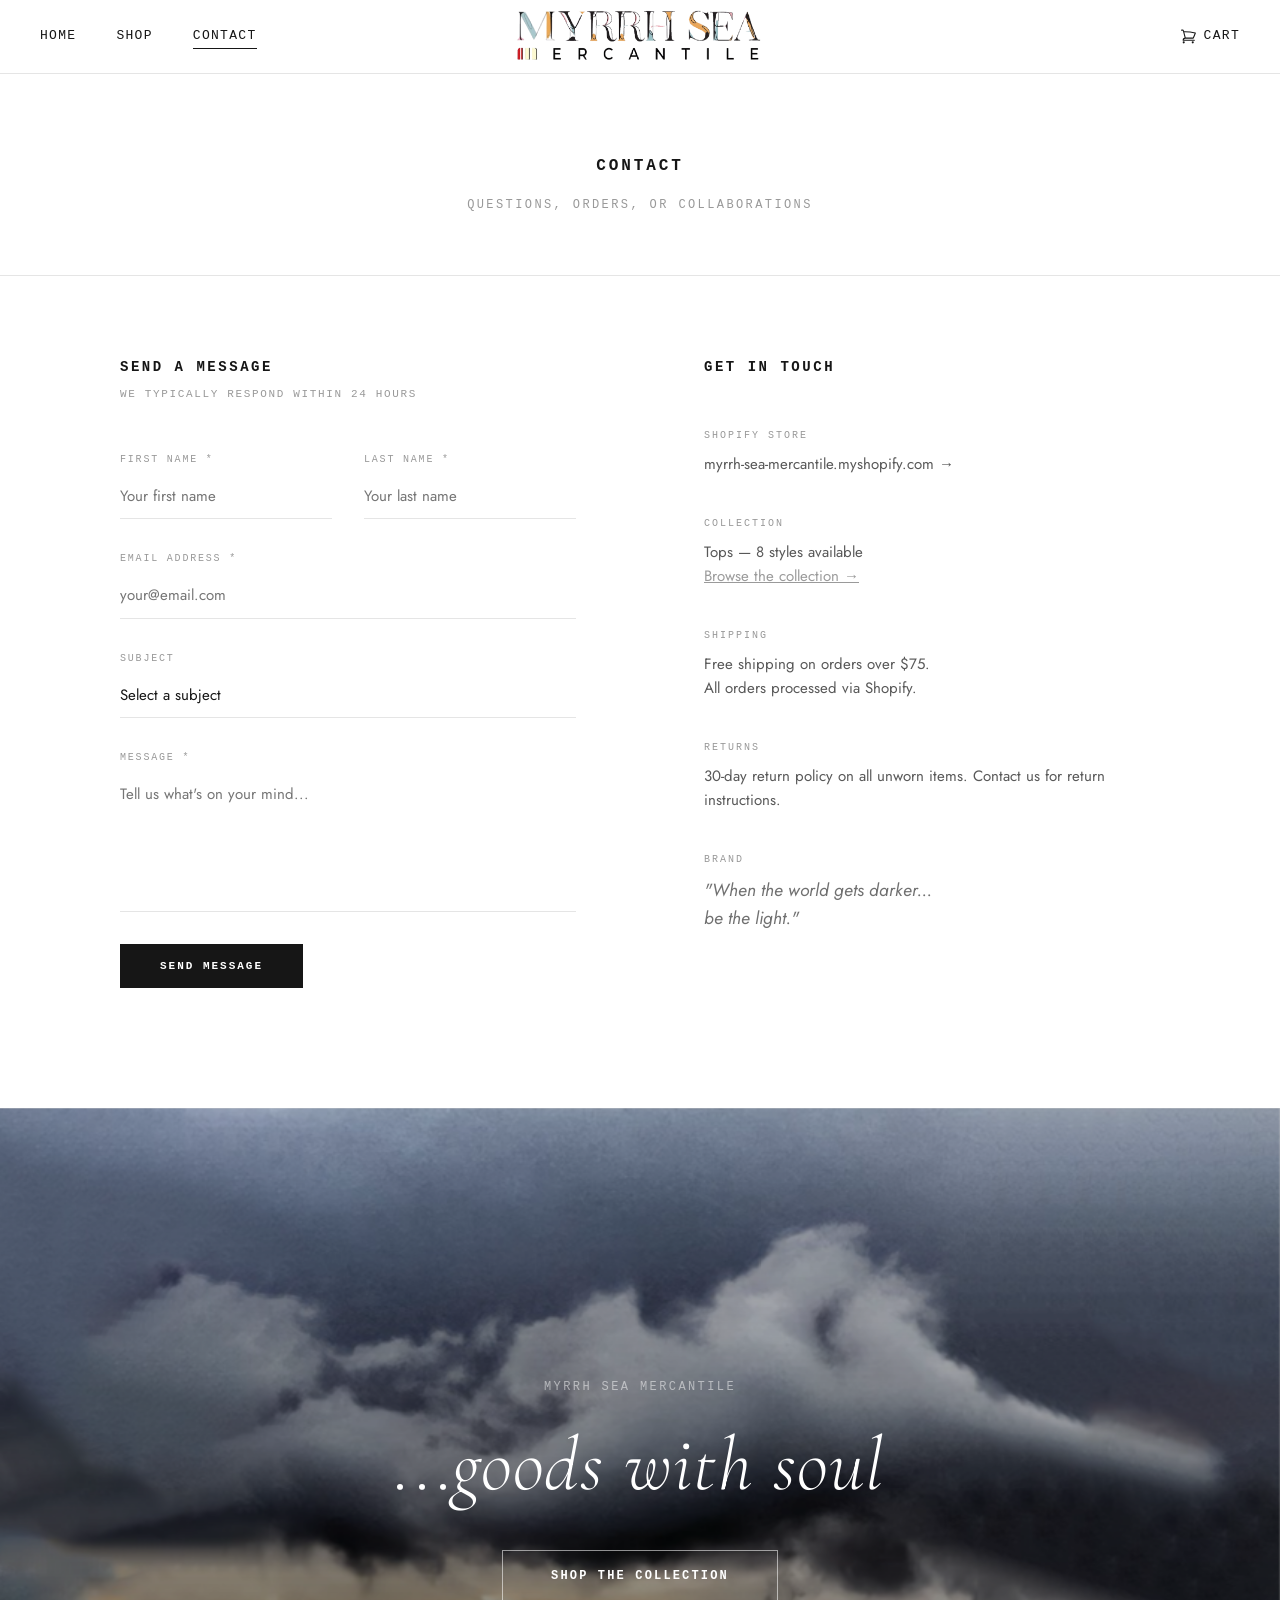
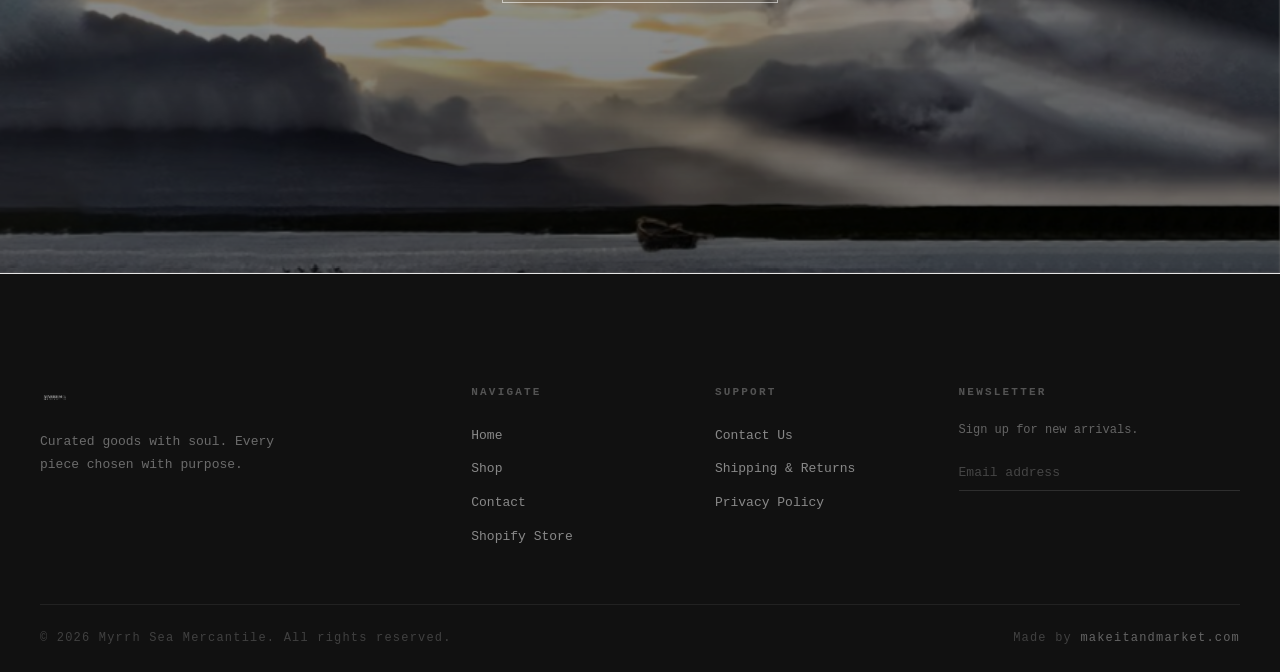
<file: contact.html>
<!DOCTYPE html>
<html lang="en">
<head>
<meta charset="UTF-8">
<meta name="viewport" content="width=device-width, initial-scale=1.0">
<title>Contact — Myrrh Sea Mercantile</title>
<meta name="description" content="Contact Myrrh Sea Mercantile — questions, orders, collaborations.">
<link rel="stylesheet" href="css/main.css">
</head>
<body>

<!-- ANNOUNCEMENT BAR -->
<div class="ann" id="ann">
  <button class="ann-btn" id="annP">&#8249;</button>
  <div class="ann-body">
    <span class="ann-msg on">Free shipping on orders over $75</span>
    <span class="ann-msg">Myrrh Sea Mercantile &mdash; New Collection</span>
    <span class="ann-msg">Tops now available &mdash; <a href="shop.html" style="color:#fff;text-decoration:underline">Shop Now</a></span>
    <span class="ann-msg">When the world gets darker... be the light</span>
  </div>
  <button class="ann-btn" id="annN">&#8250;</button>
</div>

<!-- HEADER -->
<header id="hdr">
  <div class="hdr-g">
    <nav class="hn-l">
      <a href="index.html">Home</a>
      <a href="shop.html">Shop</a>
      <a href="contact.html" class="active">Contact</a>
    </nav>
    <div class="hn-c">
      <a href="index.html">
        <img src="images/newlogo.png" alt="Myrrh Sea Mercantile" onerror="this.src='images/logo.jpg'">
      </a>
    </div>
    <div class="hn-r">
      <a href="https://myrrh-sea-mercantile.myshopify.com" target="_blank" rel="noopener">
        <svg viewBox="0 0 24 24" fill="none" width="17" height="17" stroke-width="1.5">
          <path stroke-linecap="round" stroke-linejoin="round" d="M2.25 3h1.386c.51 0 .955.343 1.087.835l.383 1.437M7.5 14.25a3 3 0 00-3 3h15.75m-12.75-3h11.218c1.121-2.3 2.1-4.684 2.924-7.138a60.114 60.114 0 00-16.536-1.84M7.5 14.25L5.106 5.272M6 20.25a.75.75 0 11-1.5 0 .75.75 0 011.5 0zm12.75 0a.75.75 0 11-1.5 0 .75.75 0 011.5 0z"/>
        </svg>
        Cart
      </a>
      <button class="h-ham" id="ham" aria-label="Menu"><span></span><span></span><span></span></button>
    </div>
  </div>
</header>

<!-- MOBILE NAV -->
<nav class="mob" id="mob">
  <button class="mob-x" id="mobX">&#10005;</button>
  <a href="index.html">Home</a>
  <a href="shop.html">Shop</a>
  <a href="contact.html">Contact</a>
</nav>

<!-- PAGE HEADER -->
<div class="page-offset">
  <div class="page-head">
    <h1>Contact</h1>
    <p>Questions, orders, or collaborations</p>
  </div>
</div>

<!-- CONTACT CONTENT -->
<div class="contact-wrap rv">

  <!-- FORM COL -->
  <div class="contact-form-col">
    <div class="contact-form-title">Send a Message</div>
    <span class="contact-form-sub">We typically respond within 24 hours</span>

    <form class="cf" id="contactForm" novalidate>
      <div class="fg-row">
        <div class="fg">
          <label for="fname">First Name *</label>
          <input type="text" id="fname" name="fname" placeholder="Your first name" required>
        </div>
        <div class="fg">
          <label for="lname">Last Name *</label>
          <input type="text" id="lname" name="lname" placeholder="Your last name" required>
        </div>
      </div>

      <div class="fg">
        <label for="email">Email Address *</label>
        <input type="email" id="email" name="email" placeholder="your@email.com" required>
      </div>

      <div class="fg">
        <label for="subject">Subject</label>
        <select id="subject" name="subject">
          <option value="">Select a subject</option>
          <option value="general">General Inquiry</option>
          <option value="order">Order Question</option>
          <option value="wholesale">Wholesale / Collaboration</option>
          <option value="press">Press</option>
          <option value="other">Other</option>
        </select>
      </div>

      <div class="fg">
        <label for="message">Message *</label>
        <textarea id="message" name="message" placeholder="Tell us what's on your mind..." required></textarea>
      </div>

      <div class="cf-msg" id="cfMsg"></div>

      <button type="submit" class="cf-btn" id="cfBtn">Send Message</button>
    </form>
  </div>

  <!-- INFO COL -->
  <div class="contact-info-col">
    <div class="contact-info-title">Get In Touch</div>

    <div class="contact-item">
      <span class="contact-item-label">Shopify Store</span>
      <div class="contact-item-val">
        <a href="https://myrrh-sea-mercantile.myshopify.com" target="_blank" rel="noopener">
          myrrh-sea-mercantile.myshopify.com &rarr;
        </a>
      </div>
    </div>

    <div class="contact-item">
      <span class="contact-item-label">Collection</span>
      <div class="contact-item-val">
        Tops — 8 styles available<br>
        <a href="shop.html" style="text-decoration:underline;opacity:0.6">Browse the collection &rarr;</a>
      </div>
    </div>

    <div class="contact-item">
      <span class="contact-item-label">Shipping</span>
      <div class="contact-item-val">Free shipping on orders over $75.<br>All orders processed via Shopify.</div>
    </div>

    <div class="contact-item">
      <span class="contact-item-label">Returns</span>
      <div class="contact-item-val">30-day return policy on all unworn items. Contact us for return instructions.</div>
    </div>

    <div class="contact-item">
      <span class="contact-item-label">Brand</span>
      <div class="contact-item-val" style="font-style:italic;font-size:1.1rem;line-height:1.6;color:rgba(17,17,17,0.6);">
        "When the world gets darker...<br>be the light."
      </div>
    </div>
  </div>

</div><!-- /contact-wrap -->

<!-- CINEMATIC BANNER -->
<div class="cin rv">
  <img src="images/hero.jpg" alt="Myrrh Sea Mercantile">
  <div class="cin-over">
    <p>Myrrh Sea Mercantile</p>
    <h2>...goods with soul</h2>
    <a href="shop.html" class="cin-btn">Shop the Collection</a>
  </div>
</div>

<!-- FOOTER -->
<footer id="ft">
  <div class="ft-g">
    <div class="ft-logo">
      <img src="images/logo.png" alt="Myrrh Sea" onerror="this.src='images/logo.jpg'">
      <p>Curated goods with soul. Every piece chosen with purpose.</p>
    </div>
    <div class="ft-col">
      <h5>Navigate</h5>
      <ul><li><a href="index.html">Home</a></li><li><a href="shop.html">Shop</a></li><li><a href="contact.html">Contact</a></li><li><a href="https://myrrh-sea-mercantile.myshopify.com" target="_blank">Shopify Store</a></li></ul>
    </div>
    <div class="ft-col">
      <h5>Support</h5>
      <ul><li><a href="contact.html">Contact Us</a></li><li><a href="#">Shipping &amp; Returns</a></li><li><a href="#">Privacy Policy</a></li></ul>
    </div>
    <div class="ft-col ft-nl">
      <h5>Newsletter</h5>
      <p style="font-size:12px;color:rgba(255,255,255,0.35);margin-bottom:1rem;line-height:1.6;font-family:'Courier New',monospace">Sign up for new arrivals.</p>
      <input type="email" placeholder="Email address">
    </div>
  </div>
  <div class="ft-bot">
    <span>&copy; 2026 Myrrh Sea Mercantile. All rights reserved.</span>
    <span>Made by <a href="https://makeitandmarket.com" target="_blank">makeitandmarket.com</a></span>
  </div>
</footer>

<script src="js/main.js"></script>
</body>
</html>
</file>
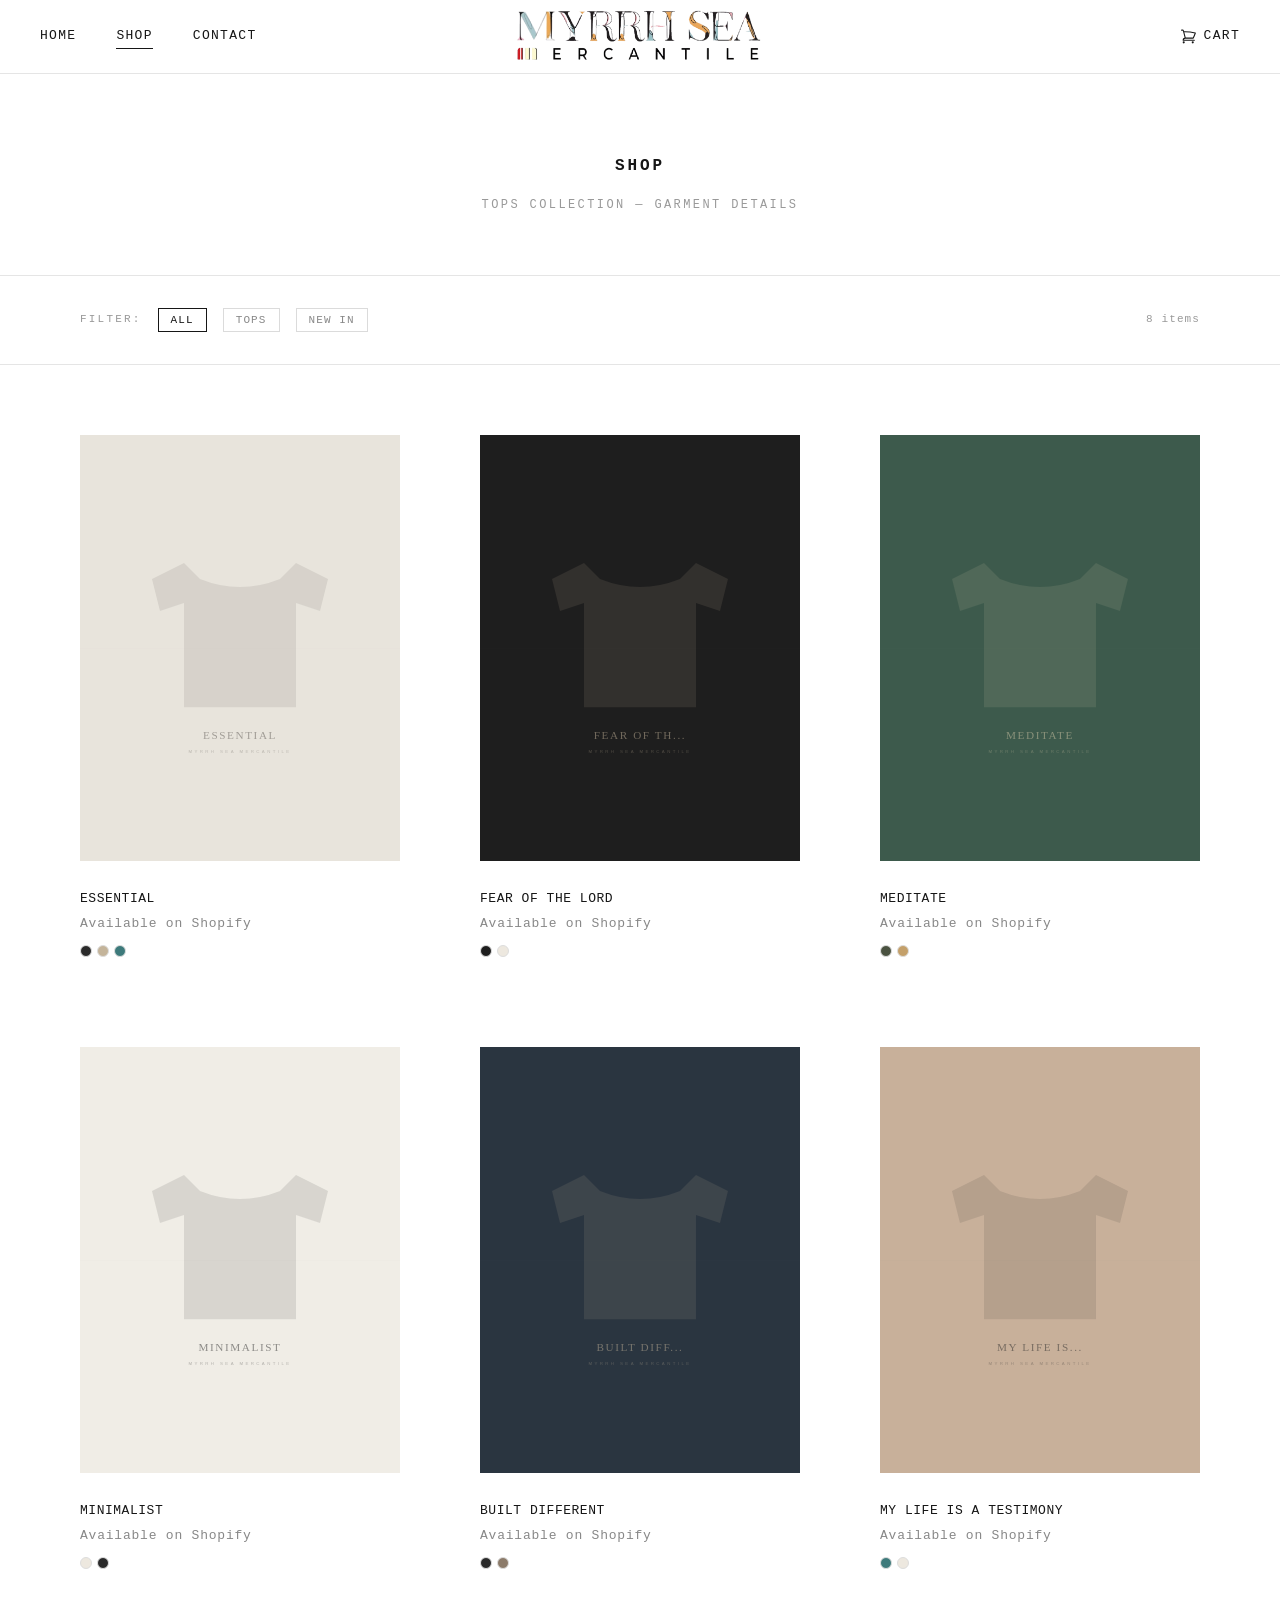
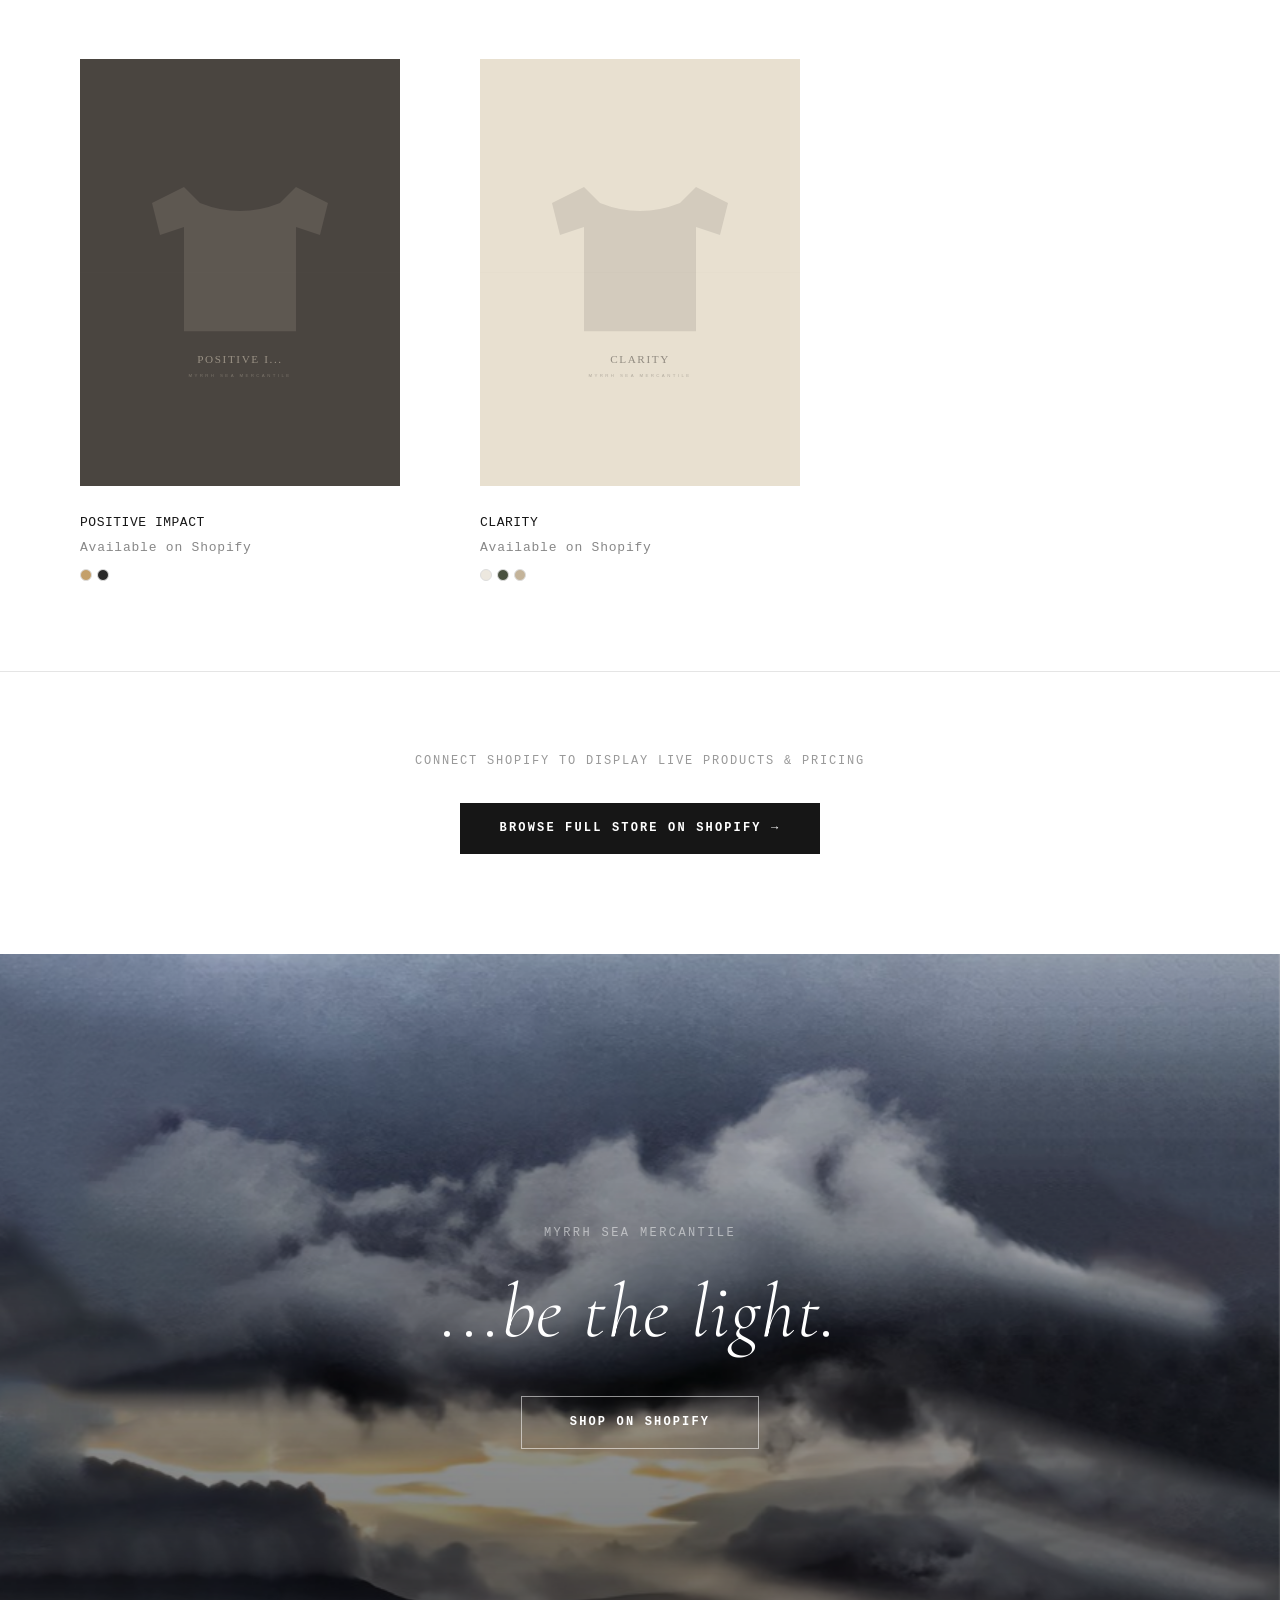
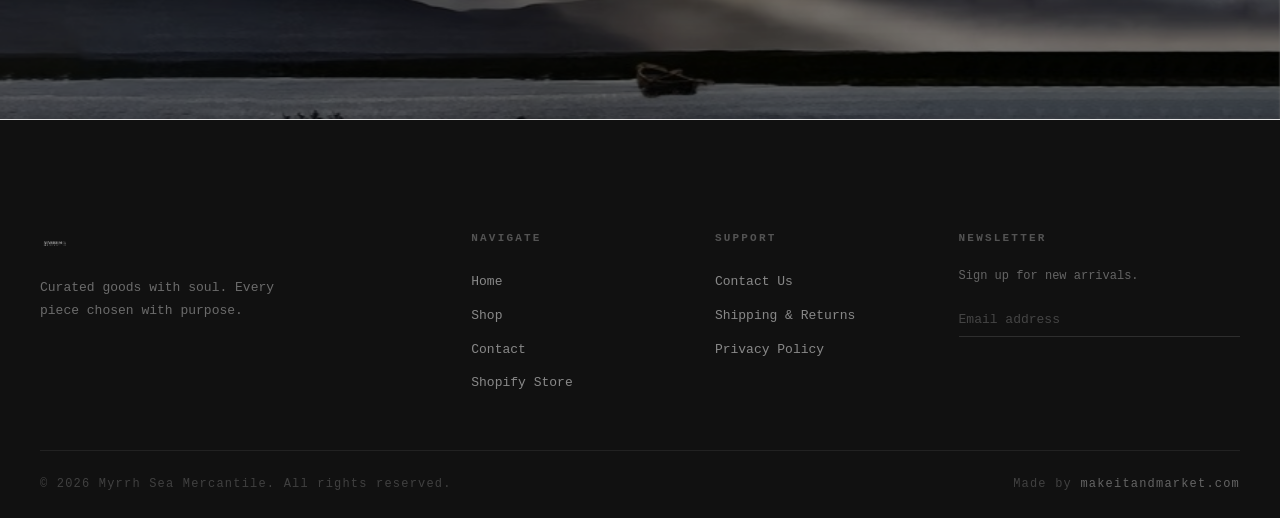
<file: shop.html>
<!DOCTYPE html>
<html lang="en">
<head>
<meta charset="UTF-8">
<meta name="viewport" content="width=device-width, initial-scale=1.0">
<title>Shop — Myrrh Sea Mercantile</title>
<meta name="description" content="Shop the Myrrh Sea Mercantile Tops Collection — Essential, Fear of the Lord, Meditate, and more.">
<link rel="stylesheet" href="css/main.css">
</head>
<body>

<!-- ANNOUNCEMENT BAR -->
<div class="ann" id="ann">
  <button class="ann-btn" id="annP">&#8249;</button>
  <div class="ann-body">
    <span class="ann-msg on">Free shipping on orders over $75</span>
    <span class="ann-msg">Myrrh Sea Mercantile &mdash; New Collection</span>
    <span class="ann-msg">Tops now available &mdash; Shop Now</span>
    <span class="ann-msg">When the world gets darker... be the light</span>
  </div>
  <button class="ann-btn" id="annN">&#8250;</button>
</div>

<!-- HEADER -->
<header id="hdr">
  <div class="hdr-g">
    <nav class="hn-l">
      <a href="index.html">Home</a>
      <a href="shop.html" class="active">Shop</a>
      <a href="contact.html">Contact</a>
    </nav>
    <div class="hn-c">
      <a href="index.html">
        <img src="images/newlogo.png" alt="Myrrh Sea Mercantile" onerror="this.src='images/logo.jpg'">
      </a>
    </div>
    <div class="hn-r">
      <a href="https://myrrh-sea-mercantile.myshopify.com" target="_blank" rel="noopener">
        <svg viewBox="0 0 24 24" fill="none" width="17" height="17" stroke-width="1.5">
          <path stroke-linecap="round" stroke-linejoin="round" d="M2.25 3h1.386c.51 0 .955.343 1.087.835l.383 1.437M7.5 14.25a3 3 0 00-3 3h15.75m-12.75-3h11.218c1.121-2.3 2.1-4.684 2.924-7.138a60.114 60.114 0 00-16.536-1.84M7.5 14.25L5.106 5.272M6 20.25a.75.75 0 11-1.5 0 .75.75 0 011.5 0zm12.75 0a.75.75 0 11-1.5 0 .75.75 0 011.5 0z"/>
        </svg>
        Cart
      </a>
      <button class="h-ham" id="ham" aria-label="Menu"><span></span><span></span><span></span></button>
    </div>
  </div>
</header>

<!-- MOBILE NAV -->
<nav class="mob" id="mob">
  <button class="mob-x" id="mobX">&#10005;</button>
  <a href="index.html">Home</a>
  <a href="shop.html">Shop</a>
  <a href="contact.html">Contact</a>
</nav>

<!-- PAGE HEADER -->
<div class="page-offset">
  <div class="page-head">
    <h1>Shop</h1>
    <p>Tops Collection &mdash; Garment Details</p>
  </div>
</div>

<!-- FILTER BAR -->
<div class="shop-filter">
  <span class="shop-filter-label">Filter:</span>
  <button class="filter-btn active">All</button>
  <button class="filter-btn">Tops</button>
  <button class="filter-btn">New In</button>
  <span class="shop-count">8 items</span>
</div>

<!-- PRODUCT GRID — full 8 items -->
<div class="prod-grid">

  <div class="pc rv">
    <div class="pc-img">
      <img src="images/top-1.svg" alt="Essential">
      <button class="pc-plus">+</button>
      <div class="pc-sizes"><button class="pc-sz">XS</button><button class="pc-sz">S</button><button class="pc-sz">M</button><button class="pc-sz">L</button><button class="pc-sz">XL</button><button class="pc-sz">XXL</button></div>
    </div>
    <div class="pc-info">
      <div class="pc-name">Essential</div>
      <div class="pc-price">Available on Shopify</div>
      <div class="pc-swatches"><div class="sw" style="background:#2A2A2A"></div><div class="sw" style="background:#C4B49A"></div><div class="sw" style="background:#3D7A7B"></div></div>
    </div>
  </div>

  <div class="pc rv">
    <div class="pc-img">
      <img src="images/top-2.svg" alt="Fear of the Lord">
      <button class="pc-plus">+</button>
      <div class="pc-sizes"><button class="pc-sz">XS</button><button class="pc-sz">S</button><button class="pc-sz">M</button><button class="pc-sz">L</button><button class="pc-sz">XL</button><button class="pc-sz">XXL</button></div>
    </div>
    <div class="pc-info">
      <div class="pc-name">Fear of the Lord</div>
      <div class="pc-price">Available on Shopify</div>
      <div class="pc-swatches"><div class="sw" style="background:#1E1E1E"></div><div class="sw" style="background:#EDE8DF"></div></div>
    </div>
  </div>

  <div class="pc rv">
    <div class="pc-img">
      <img src="images/top-3.svg" alt="Meditate">
      <button class="pc-plus">+</button>
      <div class="pc-sizes"><button class="pc-sz">XS</button><button class="pc-sz">S</button><button class="pc-sz">M</button><button class="pc-sz">L</button><button class="pc-sz">XL</button><button class="pc-sz">XXL</button></div>
    </div>
    <div class="pc-info">
      <div class="pc-name">Meditate</div>
      <div class="pc-price">Available on Shopify</div>
      <div class="pc-swatches"><div class="sw" style="background:#4A5240"></div><div class="sw" style="background:#C4A06A"></div></div>
    </div>
  </div>

  <div class="pc rv">
    <div class="pc-img">
      <img src="images/top-4.svg" alt="Minimalist">
      <button class="pc-plus">+</button>
      <div class="pc-sizes"><button class="pc-sz">XS</button><button class="pc-sz">S</button><button class="pc-sz">M</button><button class="pc-sz">L</button><button class="pc-sz">XL</button><button class="pc-sz">XXL</button></div>
    </div>
    <div class="pc-info">
      <div class="pc-name">Minimalist</div>
      <div class="pc-price">Available on Shopify</div>
      <div class="pc-swatches"><div class="sw" style="background:#EDE8DF"></div><div class="sw" style="background:#2A2A2A"></div></div>
    </div>
  </div>

  <div class="pc rv">
    <div class="pc-img">
      <img src="images/top-5.svg" alt="Built Different">
      <button class="pc-plus">+</button>
      <div class="pc-sizes"><button class="pc-sz">XS</button><button class="pc-sz">S</button><button class="pc-sz">M</button><button class="pc-sz">L</button><button class="pc-sz">XL</button><button class="pc-sz">XXL</button></div>
    </div>
    <div class="pc-info">
      <div class="pc-name">Built Different</div>
      <div class="pc-price">Available on Shopify</div>
      <div class="pc-swatches"><div class="sw" style="background:#2A2A2A"></div><div class="sw" style="background:#8C7B6A"></div></div>
    </div>
  </div>

  <div class="pc rv">
    <div class="pc-img">
      <img src="images/top-6.svg" alt="My Life is a Testimony">
      <button class="pc-plus">+</button>
      <div class="pc-sizes"><button class="pc-sz">XS</button><button class="pc-sz">S</button><button class="pc-sz">M</button><button class="pc-sz">L</button><button class="pc-sz">XL</button><button class="pc-sz">XXL</button></div>
    </div>
    <div class="pc-info">
      <div class="pc-name">My Life is a Testimony</div>
      <div class="pc-price">Available on Shopify</div>
      <div class="pc-swatches"><div class="sw" style="background:#3D7A7B"></div><div class="sw" style="background:#EDE8DF"></div></div>
    </div>
  </div>

  <div class="pc rv">
    <div class="pc-img">
      <img src="images/top-7.svg" alt="Positive Impact">
      <button class="pc-plus">+</button>
      <div class="pc-sizes"><button class="pc-sz">XS</button><button class="pc-sz">S</button><button class="pc-sz">M</button><button class="pc-sz">L</button><button class="pc-sz">XL</button><button class="pc-sz">XXL</button></div>
    </div>
    <div class="pc-info">
      <div class="pc-name">Positive Impact</div>
      <div class="pc-price">Available on Shopify</div>
      <div class="pc-swatches"><div class="sw" style="background:#C4A06A"></div><div class="sw" style="background:#2A2A2A"></div></div>
    </div>
  </div>

  <div class="pc rv">
    <div class="pc-img">
      <img src="images/top-8.svg" alt="Clarity">
      <button class="pc-plus">+</button>
      <div class="pc-sizes"><button class="pc-sz">XS</button><button class="pc-sz">S</button><button class="pc-sz">M</button><button class="pc-sz">L</button><button class="pc-sz">XL</button><button class="pc-sz">XXL</button></div>
    </div>
    <div class="pc-info">
      <div class="pc-name">Clarity</div>
      <div class="pc-price">Available on Shopify</div>
      <div class="pc-swatches"><div class="sw" style="background:#EDE8DF"></div><div class="sw" style="background:#4A5240"></div><div class="sw" style="background:#C4B49A"></div></div>
    </div>
  </div>

</div><!-- /prod-grid -->

<!-- SHOPIFY CTA -->
<div class="shopify-cta rv">
  <p>Connect Shopify to display live products &amp; pricing</p>
  <a href="https://myrrh-sea-mercantile.myshopify.com" target="_blank" rel="noopener">
    Browse Full Store on Shopify &rarr;
  </a>
</div>

<!-- CINEMATIC BANNER -->
<div class="cin rv">
  <img src="images/hero.jpg" alt="When the world gets darker">
  <div class="cin-over">
    <p>Myrrh Sea Mercantile</p>
    <h2>...be the light.</h2>
    <a href="https://myrrh-sea-mercantile.myshopify.com" target="_blank" class="cin-btn">Shop on Shopify</a>
  </div>
</div>

<!-- FOOTER -->
<footer id="ft">
  <div class="ft-g">
    <div class="ft-logo">
      <img src="images/logo.png" alt="Myrrh Sea" onerror="this.src='images/logo.jpg'">
      <p>Curated goods with soul. Every piece chosen with purpose.</p>
    </div>
    <div class="ft-col">
      <h5>Navigate</h5>
      <ul><li><a href="index.html">Home</a></li><li><a href="shop.html">Shop</a></li><li><a href="contact.html">Contact</a></li><li><a href="https://myrrh-sea-mercantile.myshopify.com" target="_blank">Shopify Store</a></li></ul>
    </div>
    <div class="ft-col">
      <h5>Support</h5>
      <ul><li><a href="contact.html">Contact Us</a></li><li><a href="#">Shipping &amp; Returns</a></li><li><a href="#">Privacy Policy</a></li></ul>
    </div>
    <div class="ft-col ft-nl">
      <h5>Newsletter</h5>
      <p style="font-size:12px;color:rgba(255,255,255,0.35);margin-bottom:1rem;line-height:1.6;font-family:'Courier New',monospace">Sign up for new arrivals.</p>
      <input type="email" placeholder="Email address">
    </div>
  </div>
  <div class="ft-bot">
    <span>&copy; 2026 Myrrh Sea Mercantile. All rights reserved.</span>
    <span>Made by <a href="https://makeitandmarket.com" target="_blank">makeitandmarket.com</a></span>
  </div>
</footer>

<script src="js/main.js"></script>
</body>
</html>
</file>
<file: css/main.css>
/* ═══════════════════════════════════════════
   MYRRH SEA MERCANTILE — Main Stylesheet
   Gallery Dept Brutalist Minimalism
   ═══════════════════════════════════════════ */

@import url('https://fonts.googleapis.com/css2?family=Jost:wght@300;400;500;600;700&display=swap');
@import url('https://fonts.googleapis.com/css2?family=Cormorant+Garamond:ital,wght@0,400;0,500;1,300;1,400;1,500&display=swap');

/* ── RESET ── */
*, *::before, *::after { box-sizing: border-box; margin: 0; padding: 0; }
html { scroll-behavior: smooth; }
body {
  background: #fff;
  color: #161616;
  font-family: 'Jost', 'Helvetica Neue', Arial, sans-serif;
  font-weight: 400;
  font-size: 16px;
  line-height: 1.6;
  overflow-x: hidden;
}
img { max-width: 100%; height: auto; display: block; }
a { color: inherit; text-decoration: none; }
button { cursor: pointer; border: none; background: none; font-family: inherit; }
ul { list-style: none; padding: 0; }

/* ── GRAIN TEXTURE — editorial feel ── */
body::before {
  content: '';
  position: fixed;
  inset: 0;
  background-image: url("https://www.transparenttextures.com/patterns/asfalt-dark.png");
  opacity: 0.032;
  pointer-events: none;
  z-index: 99999;
  mix-blend-mode: multiply;
}

/* ── MONO FONT ── */
.mono, .ann-msg, .hn-l a, .hn-r a, .s-title, .s-va, .pc-name, .pc-price,
.pc-sz, .strip-head h2, .strip-head p, .strip-eye, .strip-name, .disc-lbl,
.d-tab, .disc-va, .cin-over p, .cin-btn, .page-head h1, .page-head p,
.ft-logo p, .ft-col h5, .ft-col a, .ft-nl input, .ft-bot, .h-ham {
  font-family: 'Courier New', Courier, monospace;
}

/* ═══════════════════════════════════════════
   ANNOUNCEMENT BAR
   ═══════════════════════════════════════════ */
.ann {
  position: fixed;
  top: 0; left: 0; right: 0;
  height: 40px;
  background: #000;
  z-index: 1000;
  display: flex;
  align-items: center;
  justify-content: space-between;
  padding: 0 1.2rem;
}
.ann-btn {
  color: rgba(255,255,255,0.45);
  font-size: 1.2rem;
  line-height: 1;
  padding: 0 0.4rem;
  background: none;
  border: none;
  cursor: pointer;
  transition: color 0.2s;
}
.ann-btn:hover { color: #fff; }
.ann-body {
  flex: 1;
  text-align: center;
  position: relative;
  height: 40px;
  display: flex;
  align-items: center;
  justify-content: center;
  overflow: hidden;
}
.ann-msg {
  position: absolute;
  width: 100%;
  font-size: 12px;
  letter-spacing: 0.12em;
  text-transform: uppercase;
  color: #fff;
  opacity: 0;
  transform: translateY(8px);
  transition: opacity 0.4s, transform 0.4s;
  pointer-events: none;
  white-space: nowrap;
}
.ann-msg.on { opacity: 1; transform: translateY(0); pointer-events: auto; }
.ann-msg a { color: #fff; text-decoration: underline; }

/* ═══════════════════════════════════════════
   HEADER
   ═══════════════════════════════════════════ */
#hdr {
  position: fixed;
  top: 40px; left: 0; right: 0;
  height: 74px;
  z-index: 999;
  background: #ffffff;
  border-bottom: 1px solid #e5e5e5;
  transition: top 0.3s ease;
}

/* Scrolled — frosted glass, dark border, no animation */
#hdr.solid {
  background: #ffffff;
  border-bottom: 1px solid #e5e5e5;
}
#hdr.rise { top: 0; }

.hdr-g {
  display: grid;
  grid-template-columns: 1fr auto 1fr;
  align-items: center;
  height: 100%;
  max-width: 1440px;
  margin: 0 auto;
  padding: 0 2.5rem;
}

/* Nav left */
.hn-l { display: flex; align-items: center; gap: 2.5rem; }
.hn-l a {
  font-size: 13px;
  letter-spacing: 0.1em;
  text-transform: uppercase;
  color: #161616;
  transition: color 0.3s, opacity 0.2s;
  position: relative;
}
.hn-l a::after {
  content: '';
  position: absolute;
  bottom: -2px; left: 0;
  width: 0; height: 1px;
  background: currentColor;
  transition: width 0.25s;
}
.hn-l a:hover::after, .hn-l a.active::after { width: 100%; }
.hn-l a:hover { opacity: 0.6; }

/* Solid state nav */
#hdr.solid .hn-l a { color: #161616; }
#hdr.solid .hn-r a { color: #161616; }
#hdr.solid .hn-r svg { stroke: #161616; }
#hdr.solid .h-ham span { background: #161616; }

/* Logo center */
.hn-c { display: flex; justify-content: center; align-items: center; }
.hn-c img {
  height: 70px;
  width: auto;
  max-width: 390px;
  object-fit: contain;
  mix-blend-mode: multiply;
}

/* Nav right */
.hn-r { display: flex; align-items: center; justify-content: flex-end; gap: 1.8rem; }
.hn-r a {
  font-size: 13px;
  letter-spacing: 0.1em;
  text-transform: uppercase;
  color: #161616;
  display: flex;
  align-items: center;
  gap: 0.4rem;
  transition: color 0.3s, opacity 0.2s;
}
.hn-r a:hover { opacity: 0.6; }
.hn-r svg {
  stroke: #161616;
}

/* Hamburger */
.h-ham {
  display: none;
  flex-direction: column;
  gap: 5px;
  padding: 4px;
}

.h-ham span {
  display: block;
  width: 20px;
  height: 1px;
  background: #161616;
}

/* Mobile nav */
.mob {
  display: none;
  position: fixed; inset: 0;
  background: #fff;
  z-index: 9999;
  flex-direction: column;
  align-items: center;
  justify-content: center;
  gap: 2.5rem;
}
.mob.open { display: flex; }
.mob a { font-size: 1.6rem; letter-spacing: 0.08em; text-transform: uppercase; color: #161616; }
.mob-x { position: absolute; top: 1.2rem; right: 1.5rem; font-size: 1.5rem; color: #888; background: none; border: none; cursor: pointer; }

/* ── HIDE ANN BAR on Shop & Contact ── */
body:not(.home) .ann { display: none !important; }
body:not(.home) #hdr { top: 0 !important; }

/* ── Shop & Contact pages — always solid header ── */
body.page-shop #hdr,
body.page-contact #hdr {
  background: rgba(255,255,255,0.82) !important;
  backdrop-filter: blur(14px) !important;
  -webkit-backdrop-filter: blur(14px) !important;
  border-bottom: 1px solid rgba(0,0,0,0.06) !important;
}
body.page-shop #hdr .hn-l a,
body.page-contact #hdr .hn-l a { color: #161616 !important; }
body.page-shop #hdr .hn-r a,
body.page-contact #hdr .hn-r a { color: #161616 !important; }
body.page-shop #hdr .hn-r svg,
body.page-contact #hdr .hn-r svg { stroke: #161616 !important; }
body.page-shop #hdr .h-ham span,
body.page-contact #hdr .h-ham span { background: #161616 !important; }

/* ═══════════════════════════════════════════
   PAGE OFFSET
   ═══════════════════════════════════════════ */
.page-offset { padding-top: 74px; }

/* ═══════════════════════════════════════════
   HERO — homepage only, NO zoom, NO animation
   ═══════════════════════════════════════════ */
.hero {
  width: 100%;
  position: relative;
  overflow: hidden;
}

.hero img {
  width: 100%;
  min-height: calc(100dvh - 114px);
  height: auto;
  object-fit: cover;
  object-position: center 60%;
  display: block;
  animation: none;
  transform: none;
}

@media (max-width: 768px) {
  .hero img {
    min-height: 92dvh;
  }
}

/* Hero tagline — cream to match the cream in the MERCANTILE logo mark */
.hero-tag {
  position: absolute;
  top: calc(114px + clamp(1.5rem, 4vw, 3.5rem)); /* clears fixed announcement bar + header */
  left: clamp(1.25rem, 5vw, 4.5rem);
  z-index: 2;
  display: flex;
  flex-direction: column;
  font-family: 'Cormorant Garamond', Georgia, serif;
  color: #FCF8D0;
  pointer-events: none;
  max-width: calc(100% - 2.5rem);
}
.hero-tag-l1 {
  font-weight: 500;
  font-size: clamp(1.35rem, 2.6vw, 2.4rem);
  letter-spacing: 0.04em;
  line-height: 1.1;
  text-shadow: 0 1px 14px rgba(0,0,0,0.35);
}
/* "fashion forward" — faded, multicolour wash that melts into the sky,
   echoing the painted lettering on the tops */
.hero-tag-l2 {
  font-weight: 400;
  font-size: clamp(2.6rem, 6.4vw, 6rem);
  line-height: 1;
  letter-spacing: 0.01em;
  margin-top: 0.15em;
  padding-left: 0.6em;
  background: linear-gradient(100deg,
    #FCF8D0 0%, #FCF8D0 22%,
    #E9B872 42%, #A9CFD3 62%,
    #E8B9C0 80%, #FCF8D0 100%);
  -webkit-background-clip: text;
  background-clip: text;
  -webkit-text-fill-color: transparent;
  color: transparent;
  opacity: 0.72;
  -webkit-mask-image: linear-gradient(100deg, #000 35%, rgba(0,0,0,0.5) 100%);
  mask-image: linear-gradient(100deg, #000 35%, rgba(0,0,0,0.5) 100%);
}
.hero-tag-l2 em { font-style: italic; font-weight: 300; }
@media (max-width: 768px) {
  .hero-tag-l2 { padding-left: 0.35em; opacity: 0.85; filter: drop-shadow(0 1px 10px rgba(0,0,0,0.25)); }
}
/* ═══════════════════════════════════════════
   PAGE HEADER — inner pages
   ═══════════════════════════════════════════ */
.page-head {
  text-align: center;
  padding: 80px 2rem 60px;
  border-bottom: 1px solid #e5e5e5;
}
.page-head h1 {
  font-size: 16px;
  font-weight: 700;
  letter-spacing: 0.18em;
  text-transform: uppercase;
  color: #161616;
  margin-bottom: 16px;
}
.page-head p {
  font-size: 12px;
  letter-spacing: 0.2em;
  text-transform: uppercase;
  color: #999;
  margin-top: 8px;
}

/* ═══════════════════════════════════════════
   SECTION HEAD
   ═══════════════════════════════════════════ */
.s-head {
  text-align: center;
  padding: 90px 2rem 50px;
  border-bottom: 1px solid #e5e5e5;
}
.s-title {
  font-size: 16px;
  font-weight: 700;
  letter-spacing: 0.18em;
  text-transform: uppercase;
  color: #161616;
  margin-bottom: 18px;
}
.s-va {
  display: inline-block;
  font-size: 13px;
  letter-spacing: 0.14em;
  text-transform: uppercase;
  color: #161616;
  text-decoration: underline;
  text-underline-offset: 4px;
  opacity: 0.4;
  transition: opacity 0.2s;
}
.s-va:hover { opacity: 1; }

/* ═══════════════════════════════════════════
   PRODUCT GRID
   ═══════════════════════════════════════════ */
.prod-grid {
  display: grid;
  grid-template-columns: repeat(3, 1fr);
  column-gap: 80px;
  row-gap: 0;
  background: #fff;
  padding: 70px 5rem 0;
}

/* ═══════════════════════════════════════════
   PRODUCT CARD
   ═══════════════════════════════════════════ */
.pc {
  background: transparent;
  position: relative;
  cursor: pointer;
  padding-bottom: 90px;
}
.pc-img {
  position: relative;
  overflow: hidden;
  background: transparent;
  aspect-ratio: 3/4;
}
.pc-img img, .pc-img svg {
  width: 100%; height: 100%;
  object-fit: cover;
  object-position: center top;
  display: block;
  opacity: 0;
  animation: fadeImg 0.9s ease forwards;
  transition: transform 0.5s ease, filter 0.5s ease;
}
.pc:nth-child(2) .pc-img img { animation-delay: 0.08s; }
.pc:nth-child(3) .pc-img img { animation-delay: 0.16s; }
@keyframes fadeImg { to { opacity: 1; } }

.pc:hover .pc-img img,
.pc:hover .pc-img svg {
  transform: scale(1.015);
  filter: contrast(1.04);
}

/* Plus button */
.pc-plus {
  position: absolute;
  top: 0.8rem; right: 0.8rem;
  width: 28px; height: 28px;
  border: 1px solid #bbb;
  border-radius: 50%;
  background: #fff;
  display: flex; align-items: center; justify-content: center;
  font-size: 18px; font-weight: 300;
  color: #161616;
  opacity: 0;
  transition: opacity 0.2s;
  cursor: pointer;
}
.pc:hover .pc-plus { opacity: 1; }

/* Size strip */
.pc-sizes {
  position: absolute;
  bottom: 0; left: 0; right: 0;
  background: rgba(255,255,255,0.96);
  padding: 0.6rem;
  display: flex; gap: 4px; flex-wrap: wrap; justify-content: center;
  opacity: 0;
  transform: translateY(4px);
  transition: opacity 0.25s, transform 0.25s;
}
.pc:hover .pc-sizes { opacity: 1; transform: translateY(0); }
.pc-sz {
  font-size: 11px;
  letter-spacing: 0.1em;
  text-transform: uppercase;
  border: 1px solid #161616;
  border-radius: 0;
  padding: 4px 8px;
  color: #161616;
  background: #fff;
  cursor: pointer;
  transition: all 0.15s;
}
.pc-sz:hover { background: #161616; color: #fff; }

/* Product info */
.pc-info { padding: 1.8rem 0 0; }
.pc-name {
  font-size: 13px;
  font-weight: 400;
  letter-spacing: 0.04em;
  text-transform: uppercase;
  color: #161616;
  margin-bottom: 6px;
  line-height: 1.4;
}
.pc-price {
  font-size: 13px;
  color: #888;
  letter-spacing: 0.06em;
}
.pc-swatches { display: flex; gap: 5px; margin-top: 0.6rem; }
.sw {
  width: 12px; height: 12px;
  border-radius: 50%;
  border: 1px solid #ddd;
  cursor: pointer;
  transition: transform 0.2s;
}
.sw:hover { transform: scale(1.35); }

/* ═══════════════════════════════════════════
   EDITORIAL AUTO-SCROLL STRIP
   ═══════════════════════════════════════════ */
.strip-wrap {
  overflow: hidden;
  border-top: 1px solid #e5e5e5;
  border-bottom: 1px solid #e5e5e5;
  margin-top: 200px;
}
.strip-head {
  text-align: center;
  padding: 70px 2rem 50px;
  border-bottom: 1px solid #e5e5e5;
}
.strip-head h2 {
  font-size: 16px;
  font-weight: 700;
  letter-spacing: 0.18em;
  text-transform: uppercase;
  color: #161616;
  margin-bottom: 16px;
}
.strip-head p {
  font-size: 12px;
  letter-spacing: 0.2em;
  text-transform: uppercase;
  color: #999;
}
.strip-runner {
  display: flex;
  gap: 20px;
  animation: stripScroll 45s linear infinite;
  width: max-content;
  padding: 0 20px;
}
.strip-runner:hover { animation-play-state: paused; }
@keyframes stripScroll {
  0% { transform: translateX(0); }
  100% { transform: translateX(-50%); }
}
.strip-panel {
  flex-shrink: 0;
  width: 32vw;
  min-width: 300px;
  height: 80vh;
  min-height: 520px;
  overflow: hidden;
  position: relative;
  background: #f2f2f2;
}
.strip-panel img, .strip-panel svg {
  width: 100%; height: 100%;
  object-fit: cover;
  object-position: center top;
  display: block;
  opacity: 0;
  animation: fadeImg 0.9s ease forwards;
}
.strip-overlay {
  position: absolute;
  bottom: 0; left: 0; right: 0;
  padding: 2rem;
  background: linear-gradient(transparent, rgba(0,0,0,0.55));
}
.strip-eye {
  font-size: 11px;
  letter-spacing: 0.2em;
  text-transform: uppercase;
  color: rgba(255,255,255,0.6);
  margin-bottom: 6px;
}
.strip-name {
  font-size: 14px;
  font-weight: 700;
  letter-spacing: 0.12em;
  text-transform: uppercase;
  color: #fff;
}

/* ═══════════════════════════════════════════
   DISCOVER STRIP
   ═══════════════════════════════════════════ */
.disc {
  padding: 15vh 5rem 4rem;
  border-bottom: 1px solid #e5e5e5;
}
.disc-lbl {
  font-size: 12px;
  letter-spacing: 0.2em;
  text-transform: uppercase;
  color: #999;
  margin-bottom: 10px;
  display: block;
}
.disc-tabs { display: flex; margin-bottom: 10px; }
.d-tab {
  font-size: 16px;
  font-weight: 700;
  letter-spacing: 0.02em;
  text-transform: uppercase;
  color: #161616;
  opacity: 0.28;
  cursor: pointer;
  padding: 0;
  background: none;
  border: none;
  transition: opacity 0.2s;
}
.d-tab.on { opacity: 1; }
.d-tab:not(:last-child)::after { content: ' / '; color: #ccc; font-weight: 400; }
.disc-va {
  font-size: 13px;
  letter-spacing: 0.12em;
  text-transform: uppercase;
  color: #161616;
  text-decoration: underline;
  text-underline-offset: 3px;
  opacity: 0.38;
  display: inline-block;
  margin-top: 8px;
  transition: opacity 0.2s;
}
.disc-va:hover { opacity: 1; }

/* ═══════════════════════════════════════════
   HORIZONTAL SCROLL CAROUSEL
   ═══════════════════════════════════════════ */
.h-scroll {
  overflow-x: auto;
  cursor: grab;
  scrollbar-width: none;
  padding: 0 5rem 100px;
  border-bottom: 1px solid #e5e5e5;
}
.h-scroll::-webkit-scrollbar { display: none; }
.h-scroll.drag { cursor: grabbing; user-select: none; }
.h-track { display: flex; gap: 80px; width: max-content; }
.h-track .pc { width: 380px; flex-shrink: 0; }

/* ═══════════════════════════════════════════
   CINEMATIC BANNER
   ═══════════════════════════════════════════ */
.cin {
  position: relative;
  overflow: hidden;
  border-bottom: 1px solid #e5e5e5;
}
.cin img {
  width: 100%;
  height: 85vh;
  object-fit: cover;
  object-position: center center;
  display: block;
  opacity: 0;
  animation: fadeImg 0.9s ease forwards;
}
.cin-over {
  position: absolute; inset: 0;
  background: linear-gradient(
    to bottom,
    rgba(0,0,0,0.18),
    rgba(0,0,0,0.58)
  );
  display: flex;
  flex-direction: column;
  align-items: center;
  justify-content: center;
  text-align: center;
  padding: 2rem;
}
.cin-over p {
  font-size: 12px;
  letter-spacing: 0.2em;
  text-transform: uppercase;
  color: rgba(255,255,255,0.5);
  margin-bottom: 1.5rem;
}
/* ── SLOGAN — Cormorant Garamond italic, light, not bold ── */
.cin-over h2 {
  font-family: 'Cormorant Garamond', Georgia, serif;
  font-style: italic;
  font-weight: 300;
  font-size: clamp(2.5rem, 6vw, 5.5rem);
  letter-spacing: 0.02em;
  line-height: 1.15;
  color: #fff;
  text-transform: none;
  max-width: 750px;
}
.cin-btn {
  margin-top: 2.5rem;
  display: inline-block;
  font-size: 12px;
  font-weight: 700;
  letter-spacing: 0.18em;
  text-transform: uppercase;
  color: #fff;
  border: 1px solid rgba(255,255,255,0.55);
  border-radius: 0;
  padding: 1rem 3rem;
  transition: background 0.2s, color 0.2s, border-color 0.2s;
}
.cin-btn:hover { background: #fff; color: #161616; border-color: #fff; }

/* ═══════════════════════════════════════════
   SHOP PAGE
   ═══════════════════════════════════════════ */
.shop-filter {
  display: flex;
  align-items: center;
  gap: 1rem;
  padding: 2rem 5rem;
  border-bottom: 1px solid #e5e5e5;
}
.shop-filter-label {
  font-family: 'Courier New', monospace;
  font-size: 11px;
  letter-spacing: 0.2em;
  text-transform: uppercase;
  color: #999;
}
.filter-btn {
  font-family: 'Courier New', monospace;
  font-size: 11px;
  letter-spacing: 0.1em;
  text-transform: uppercase;
  border: 1px solid rgba(17,17,17,0.15);
  border-radius: 0;
  padding: 5px 12px;
  color: rgba(17,17,17,0.5);
  background: #fff;
  cursor: pointer;
  transition: all 0.2s;
}
.filter-btn.active, .filter-btn:hover { border-color: #161616; color: #161616; }
.shop-count {
  font-family: 'Courier New', monospace;
  font-size: 11px;
  letter-spacing: 0.1em;
  color: #999;
  margin-left: auto;
}
.shopify-cta {
  text-align: center;
  padding: 80px 2rem 100px;
  border-top: 1px solid #e5e5e5;
}
.shopify-cta p {
  font-family: 'Courier New', monospace;
  font-size: 12px;
  letter-spacing: 0.15em;
  text-transform: uppercase;
  color: #999;
  margin-bottom: 2rem;
}
.shopify-cta a {
  display: inline-block;
  font-family: 'Courier New', monospace;
  font-size: 12px;
  font-weight: 700;
  letter-spacing: 0.18em;
  text-transform: uppercase;
  background: #161616;
  color: #fff;
  padding: 1rem 2.5rem;
  border-radius: 0;
  transition: opacity 0.2s;
}
.shopify-cta a:hover { opacity: 0.75; }

/* ═══════════════════════════════════════════
   CONTACT PAGE
   ═══════════════════════════════════════════ */
.contact-wrap {
  max-width: 1200px;
  margin: 0 auto;
  padding: 80px 5rem 120px;
  display: grid;
  grid-template-columns: 1fr 1fr;
  gap: 8rem;
}
.contact-form-title {
  font-family: 'Courier New', monospace;
  font-size: 14px;
  font-weight: 700;
  letter-spacing: 0.18em;
  text-transform: uppercase;
  color: #161616;
  margin-bottom: 8px;
}
.contact-form-sub {
  font-family: 'Courier New', monospace;
  font-size: 11px;
  letter-spacing: 0.15em;
  text-transform: uppercase;
  color: #999;
  margin-bottom: 3rem;
  display: block;
}
.cf { display: flex; flex-direction: column; gap: 2rem; }
.fg { display: flex; flex-direction: column; gap: 6px; }
.fg label {
  font-family: 'Courier New', monospace;
  font-size: 10px;
  letter-spacing: 0.18em;
  text-transform: uppercase;
  color: #999;
}
.fg input, .fg textarea, .fg select {
  width: 100%;
  border: none;
  border-bottom: 1px solid #e5e5e5;
  padding: 0.7rem 0;
  font-size: 15px;
  color: #161616;
  background: transparent;
  outline: none;
  font-family: 'Jost', sans-serif;
  transition: border-color 0.2s;
  border-radius: 0;
  -webkit-appearance: none;
}
.fg input:focus, .fg textarea:focus { border-color: #161616; }
.fg textarea { min-height: 140px; resize: none; }
.fg-row { display: grid; grid-template-columns: 1fr 1fr; gap: 2rem; }
.cf-msg {
  font-family: 'Courier New', monospace;
  font-size: 11px;
  letter-spacing: 0.1em;
  padding: 0.5rem 0;
  display: none;
}
.cf-btn {
  display: inline-block;
  background: #161616;
  color: #fff;
  border: none;
  border-radius: 0;
  padding: 1rem 2.5rem;
  font-family: 'Courier New', monospace;
  font-size: 11px;
  font-weight: 700;
  letter-spacing: 0.18em;
  text-transform: uppercase;
  cursor: pointer;
  transition: opacity 0.2s;
  align-self: flex-start;
}
.cf-btn:hover { opacity: 0.72; }
.contact-info-col {}
.contact-info-title {
  font-family: 'Courier New', monospace;
  font-size: 14px;
  font-weight: 700;
  letter-spacing: 0.18em;
  text-transform: uppercase;
  color: #161616;
  margin-bottom: 50px;
}
.contact-item { margin-bottom: 2.5rem; }
.contact-item-label {
  font-family: 'Courier New', monospace;
  font-size: 10px;
  letter-spacing: 0.2em;
  text-transform: uppercase;
  color: #999;
  display: block;
  margin-bottom: 8px;
}
.contact-item-val { font-size: 15px; color: rgba(17,17,17,0.7); line-height: 1.6; }
.contact-item-val a { color: inherit; transition: color 0.2s; }
.contact-item-val a:hover { color: #161616; }

/* ═══════════════════════════════════════════
   FOOTER
   ═══════════════════════════════════════════ */
#ft { background: #111; color: #fff; padding: 110px 2.5rem 0; }
.ft-g {
  display: grid;
  grid-template-columns: 2fr 1fr 1fr 1.5fr;
  gap: 3.5rem;
  max-width: 1440px;
  margin: 0 auto 3rem;
}
.ft-logo img { height: 28px; margin-bottom: 1.2rem; filter: brightness(0) invert(1); }
.ft-logo p { font-size: 13px; color: rgba(255,255,255,0.38); max-width: 240px; line-height: 1.75; }
.ft-col h5 { font-size: 11px; font-weight: 700; letter-spacing: 0.2em; text-transform: uppercase; color: rgba(255,255,255,0.28); margin-bottom: 1.2rem; }
.ft-col li { margin-bottom: 8px; }
.ft-col a { font-size: 13px; color: rgba(255,255,255,0.5); transition: color 0.2s; }
.ft-col a:hover { color: #fff; }
.ft-nl input { width: 100%; background: transparent; border: none; border-bottom: 1px solid rgba(255,255,255,0.12); padding: 0.6rem 0; font-size: 13px; color: #fff; outline: none; border-radius: 0; }
.ft-nl input::placeholder { color: rgba(255,255,255,0.22); }
.ft-bot { border-top: 1px solid rgba(255,255,255,0.07); padding: 1.5rem 0; max-width: 1440px; margin: 0 auto; display: flex; justify-content: space-between; font-size: 12px; color: rgba(255,255,255,0.2); letter-spacing: 0.1em; }
.ft-bot a { color: rgba(255,255,255,0.35); transition: color 0.2s; }
.ft-bot a:hover { color: #fff; }

/* ═══════════════════════════════════════════
   REVEAL ANIMATION
   ═══════════════════════════════════════════ */
.rv { opacity: 0; transform: translateY(14px); transition: opacity 0.7s ease, transform 0.7s ease; }
.rv.in { opacity: 1; transform: translateY(0); }

/* ═══════════════════════════════════════════
   RESPONSIVE
   ═══════════════════════════════════════════ */
@media (max-width: 1100px) {
  .prod-grid { column-gap: 50px; padding: 60px 3rem 0; }
  .disc { padding: 10vh 3rem 3rem; }
  .h-scroll { padding: 0 3rem 80px; }
  .contact-wrap { padding: 60px 3rem 80px; gap: 5rem; }
  .shop-filter { padding: 2rem 3rem; }
}
@media (max-width: 900px) {
  .prod-grid { grid-template-columns: repeat(2, 1fr); }
  .ft-g { grid-template-columns: 1fr 1fr; gap: 2rem; }
  .strip-panel { width: 55vw; }
  .contact-wrap { grid-template-columns: 1fr; gap: 4rem; }
}
@media (max-width: 768px) {
  .hn-l { display: none; }
  .h-ham { display: flex; }
  .hdr-g { grid-template-columns: auto 1fr auto; }
  .hn-c { justify-content: flex-start; }
  .hn-c img { height: 52px !important; max-width: 240px !important; }
  .prod-grid { grid-template-columns: 1fr; padding: 40px 1.5rem 0; column-gap: 0; }
  .disc { padding: 8vh 1.5rem 2.5rem; }
  .h-scroll { padding: 0 1.5rem 60px; }
  .h-track .pc { width: 300px; }
  .strip-panel { width: 80vw; }
  .contact-wrap { padding: 50px 1.5rem 60px; }
  .shop-filter { padding: 1.5rem; flex-wrap: wrap; }
  .ft-bot { flex-direction: column; gap: 0.5rem; text-align: center; }
  .fg-row { grid-template-columns: 1fr; gap: 1.5rem; }
  .hero img {
    min-height: 92dvh;
    height: auto;
    object-position: center 60%;
  }
}
@media (max-width: 480px) {
  .ft-g { grid-template-columns: 1fr; }
  .prod-grid { grid-template-columns: 1fr; }
}

/* ═══════════════════════════════════════════
   PRODUCT IMAGE OPTIONS — hover swap / slideshow / auto-fade
   (each .pc-img carries data-mode="hover|slider|fade")
   ═══════════════════════════════════════════ */
.pc-img[data-mode] { background: #ece9e3; }
.pc-img[data-mode] img { animation: none; }                       /* neutralise the load-in fade for stacked images */
.pc-img[data-mode] .pc-stack img { opacity: 0; }
.pc-img[data-mode] .pc-stack img:first-child { opacity: 1; }
.pc-img[data-mode] .pc-track img { opacity: 1; }
.pc-img .pc-plus, .pc-img .pc-sizes { z-index: 6; }

/* Shared: stacked images (hover + fade) */
.pc-stack { position: absolute; inset: 0; }
.pc-stack img {
  position: absolute; inset: 0;
  opacity: 0;
  transition: opacity .9s ease, transform .5s ease, filter .5s ease;
}
.pc-stack img:first-child { opacity: 1; }

/* 1) HOVER SWAP — second image fades in on hover (tap on touch screens) */
.pc-img[data-mode="hover"] .pc-stack img { transition: opacity .55s ease, transform .5s ease, filter .5s ease; }
.pc:hover .pc-img[data-mode="hover"] .pc-stack img:nth-child(2),
.pc-img[data-mode="hover"].flip .pc-stack img:nth-child(2) { opacity: 1; }
.pc:hover .pc-img[data-mode="hover"] .pc-stack img:first-child,
.pc-img[data-mode="hover"].flip .pc-stack img:first-child { opacity: 0; }

/* 2) SLIDESHOW — arrows, dots, swipe */
.pc-track {
  position: absolute; inset: 0;
  display: flex;
  transition: transform .6s cubic-bezier(.65,0,.25,1);
  will-change: transform;
}
.pc-track img { flex: 0 0 100%; width: 100%; height: 100%; object-fit: cover; object-position: center top; }
.pc-img[data-mode="slider"] { touch-action: pan-y; }
.pc-arrow {
  position: absolute; top: 50%; transform: translateY(-50%);
  width: 34px; height: 34px; border-radius: 50%;
  background: rgba(255,255,255,.92); color: #161616;
  font-size: 22px; line-height: 1; padding-bottom: 3px;
  display: flex; align-items: center; justify-content: center;
  opacity: 0; transition: opacity .25s, background .2s, color .2s;
  z-index: 4;
}
.pc-arrow.prev { left: .8rem; } .pc-arrow.next { right: .8rem; }
.pc-arrow:hover { background: #161616; color: #fff; }
.pc:hover .pc-arrow, .pc-arrow:focus-visible { opacity: 1; }

/* Dots (slideshow + fade) — lift above the size strip while hovering */
.pc-dots {
  position: absolute; left: 0; right: 0; bottom: .9rem;
  display: flex; justify-content: center; gap: 7px;
  z-index: 4; transition: bottom .25s ease;
}
.pc:hover .pc-dots { bottom: 3.6rem; }
.pc-dots button {
  width: 7px; height: 7px; border-radius: 50%;
  background: rgba(22,22,22,.28); border: 1px solid rgba(255,255,255,.7);
  padding: 0; transition: background .3s, transform .3s;
}
.pc-dots button.on { background: #161616; transform: scale(1.25); }

/* Small label so the three behaviours are easy to tell apart in the review (delete this rule to hide) */
.demo-tag {
  position: absolute; top: .8rem; left: .8rem; z-index: 4;
  font-family: 'Courier New', Courier, monospace;
  font-size: 9.5px; letter-spacing: .14em; text-transform: uppercase;
  color: #161616; background: rgba(255,255,255,.88);
  padding: 4px 8px; pointer-events: none;
}

/* Touch screens have no hover: keep arrows visible */
@media (hover: none) {
  .pc-arrow { opacity: .9; }
  .pc-dots, .pc:hover .pc-dots { bottom: .9rem; }
}
@media (prefers-reduced-motion: reduce) {
  .pc-stack img, .pc-track { transition: none; }
}
</file>
